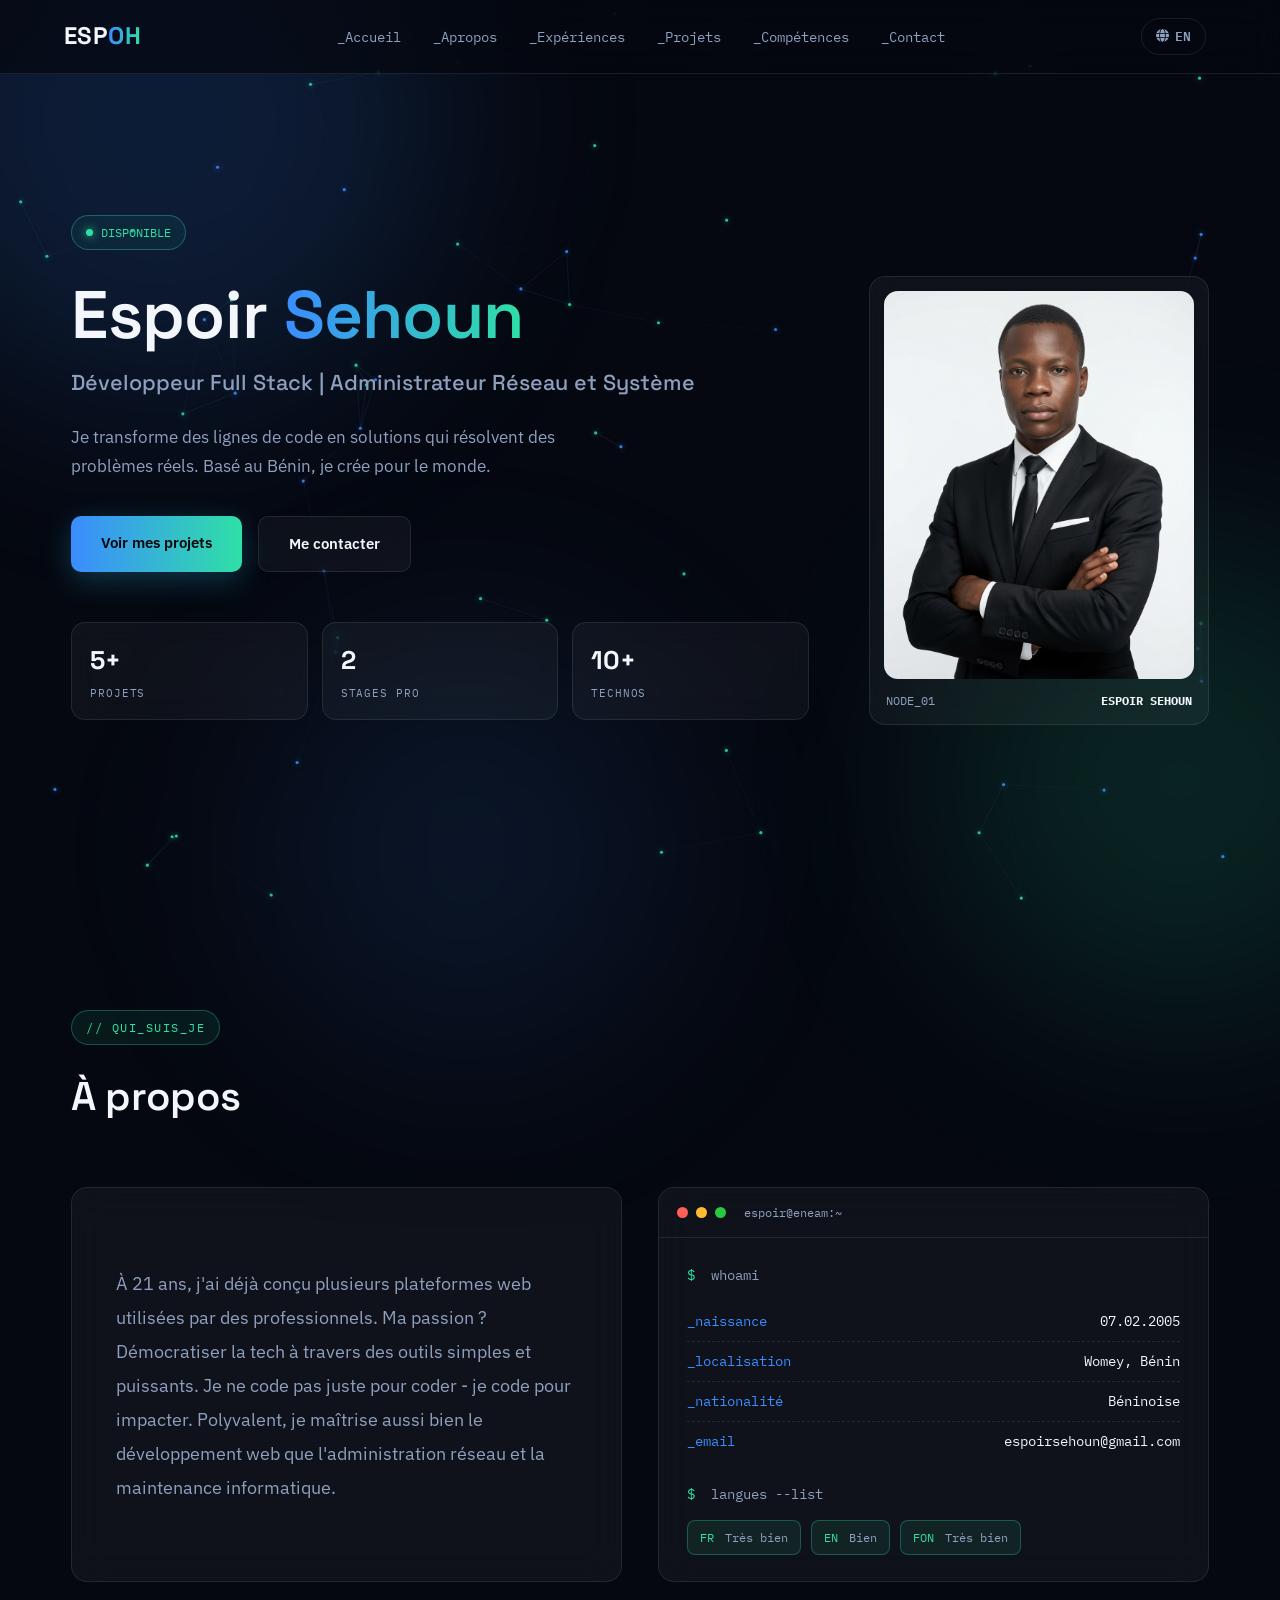
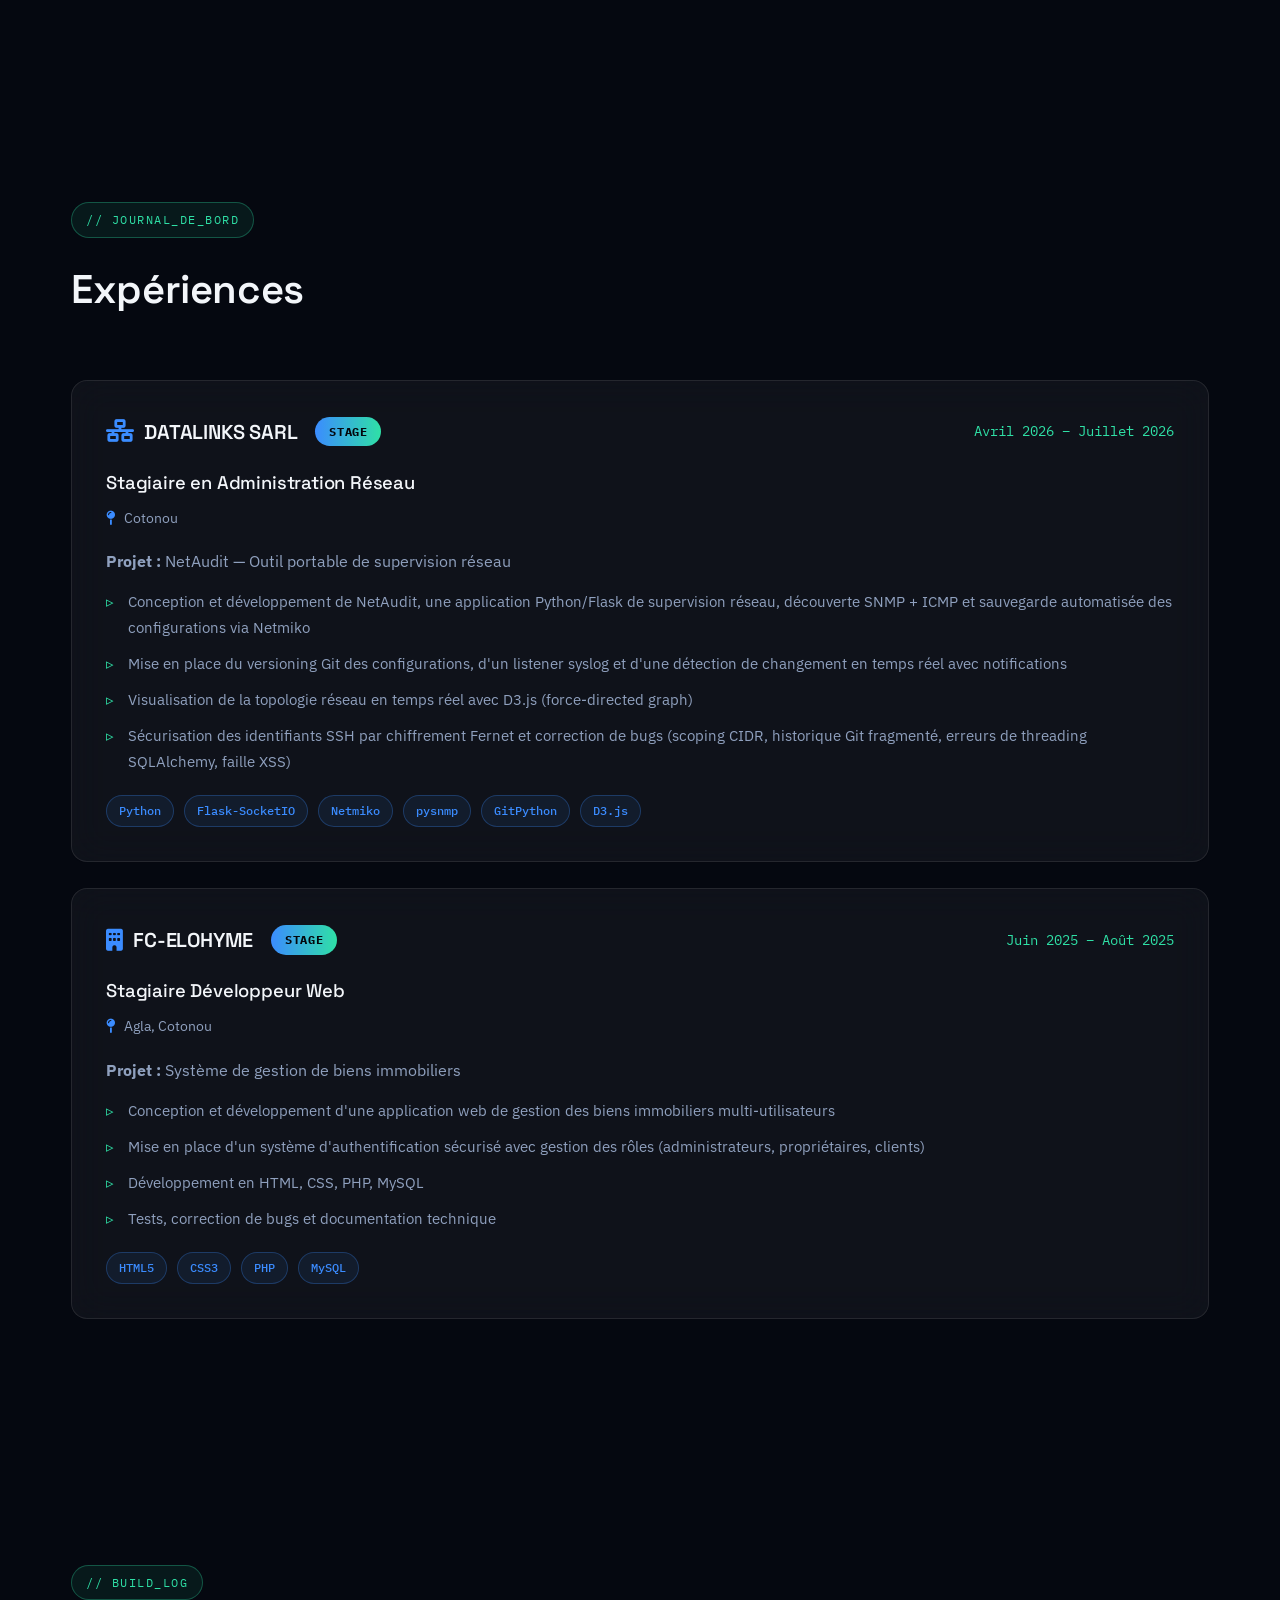
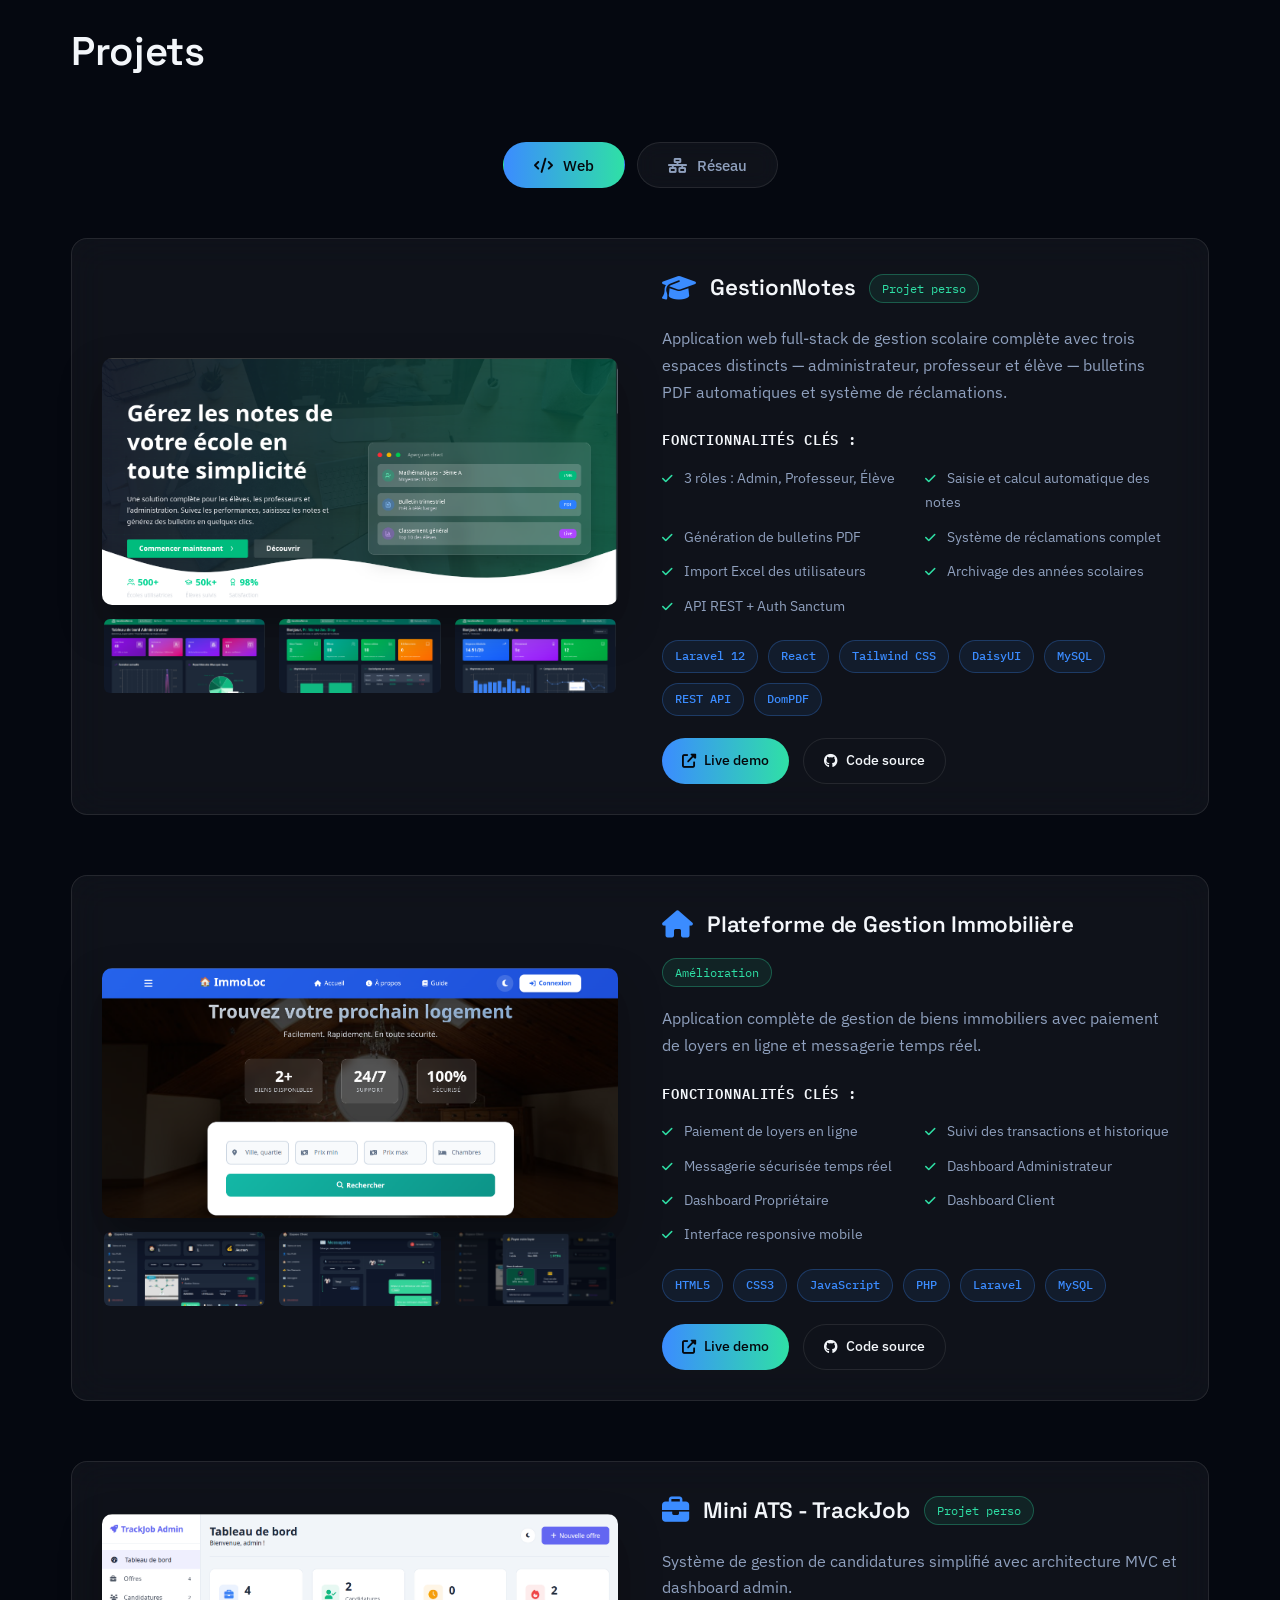
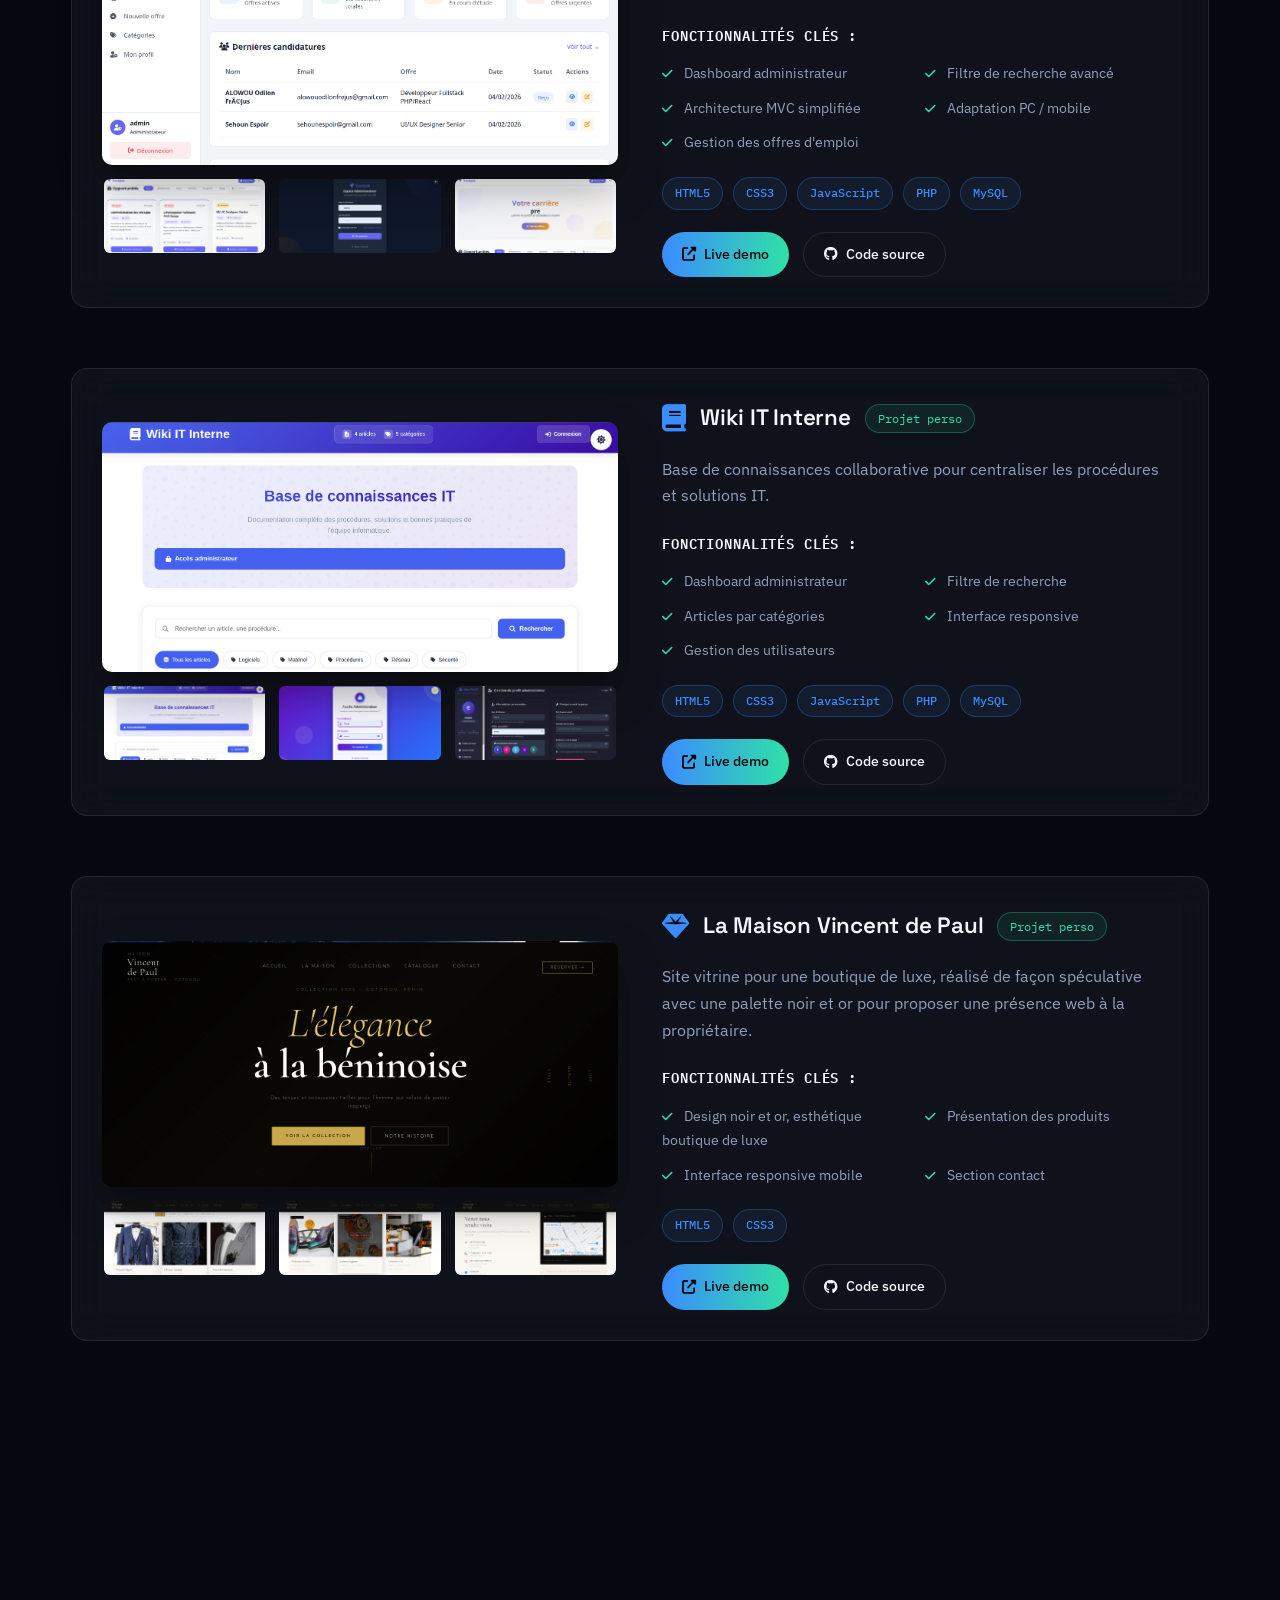
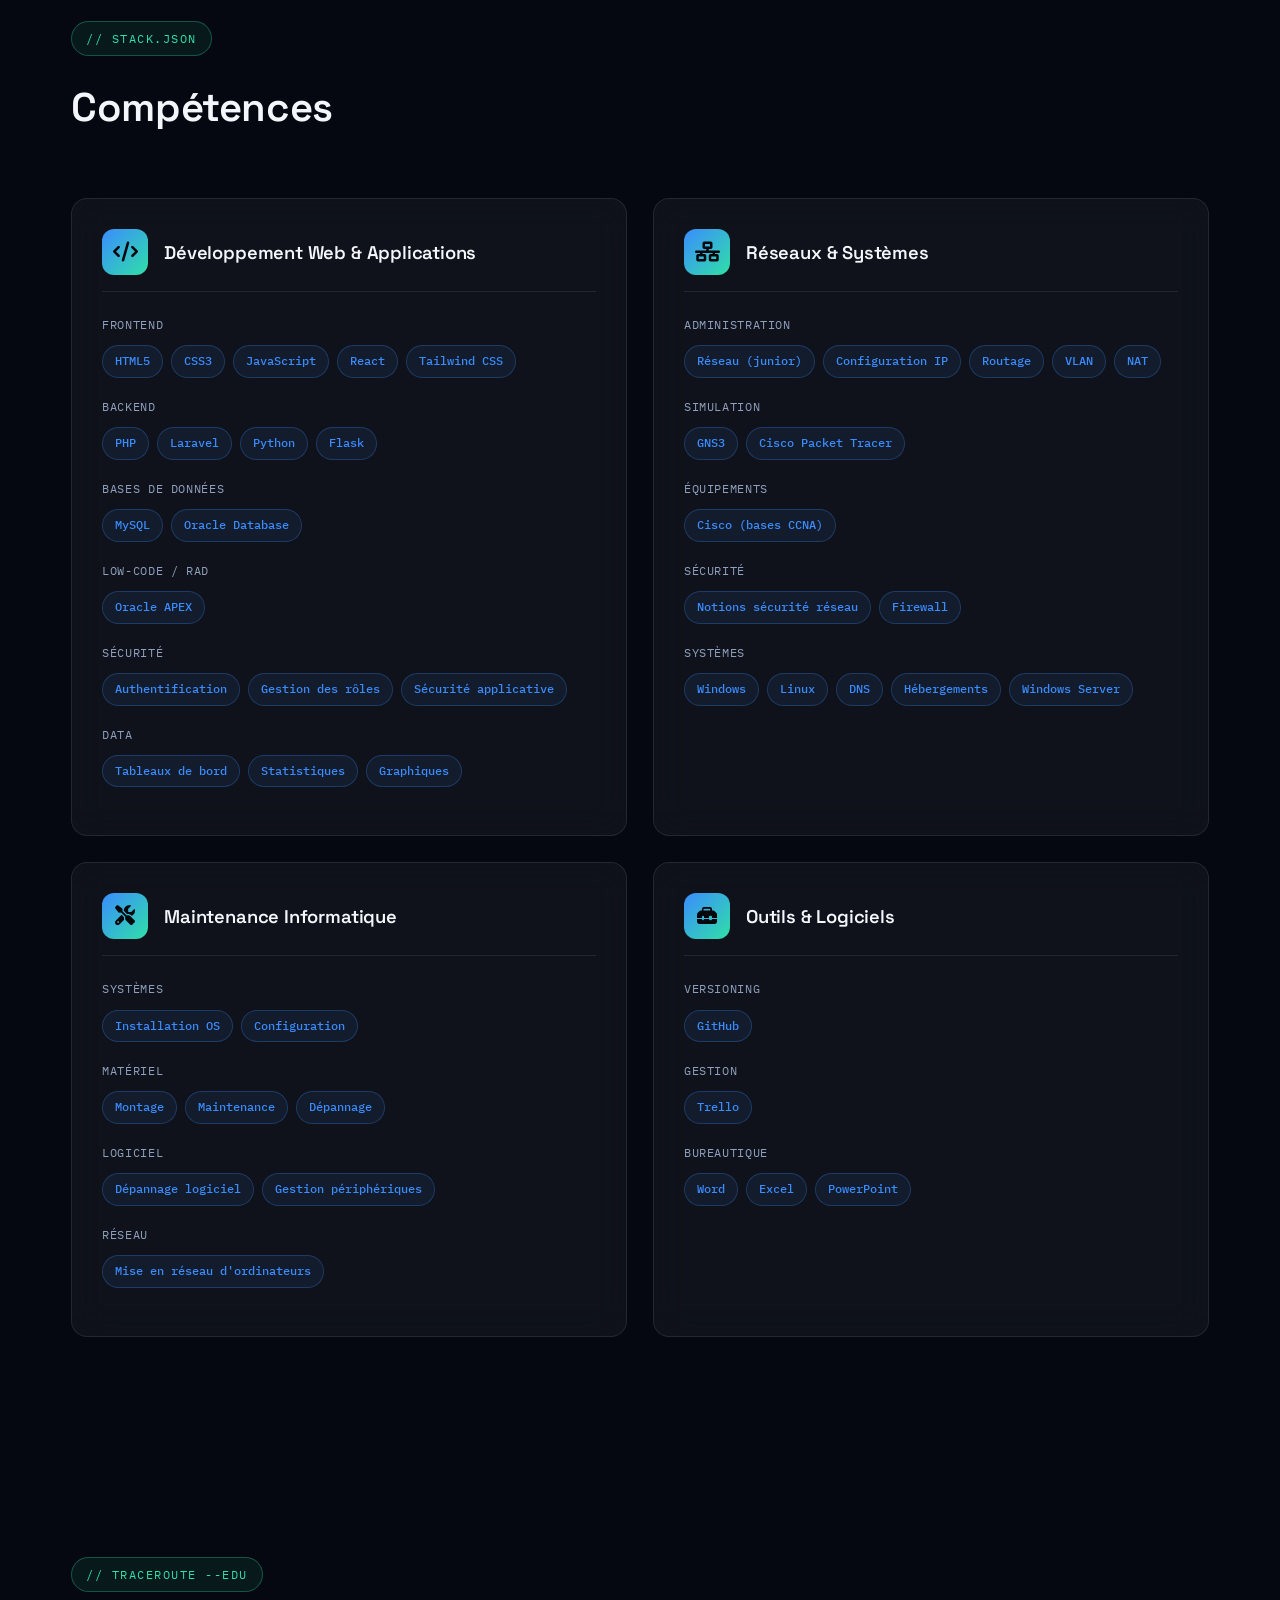
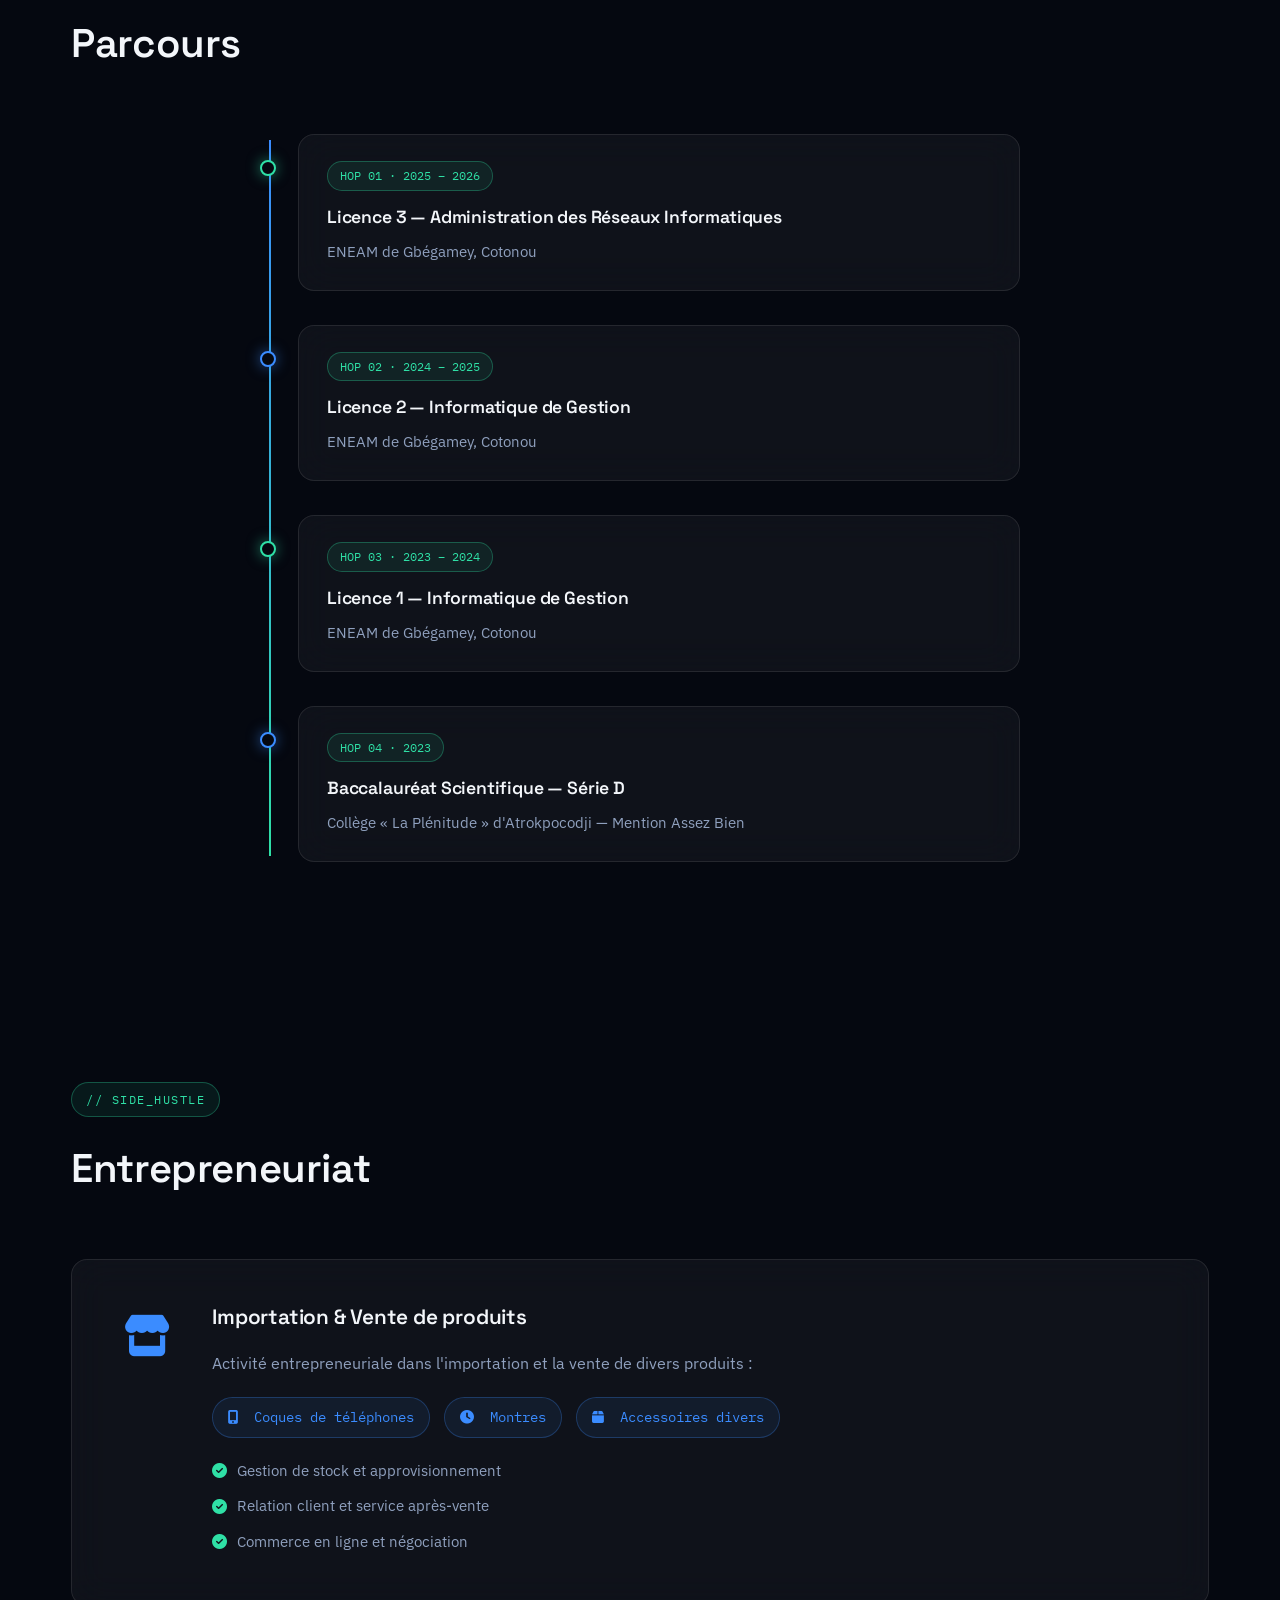
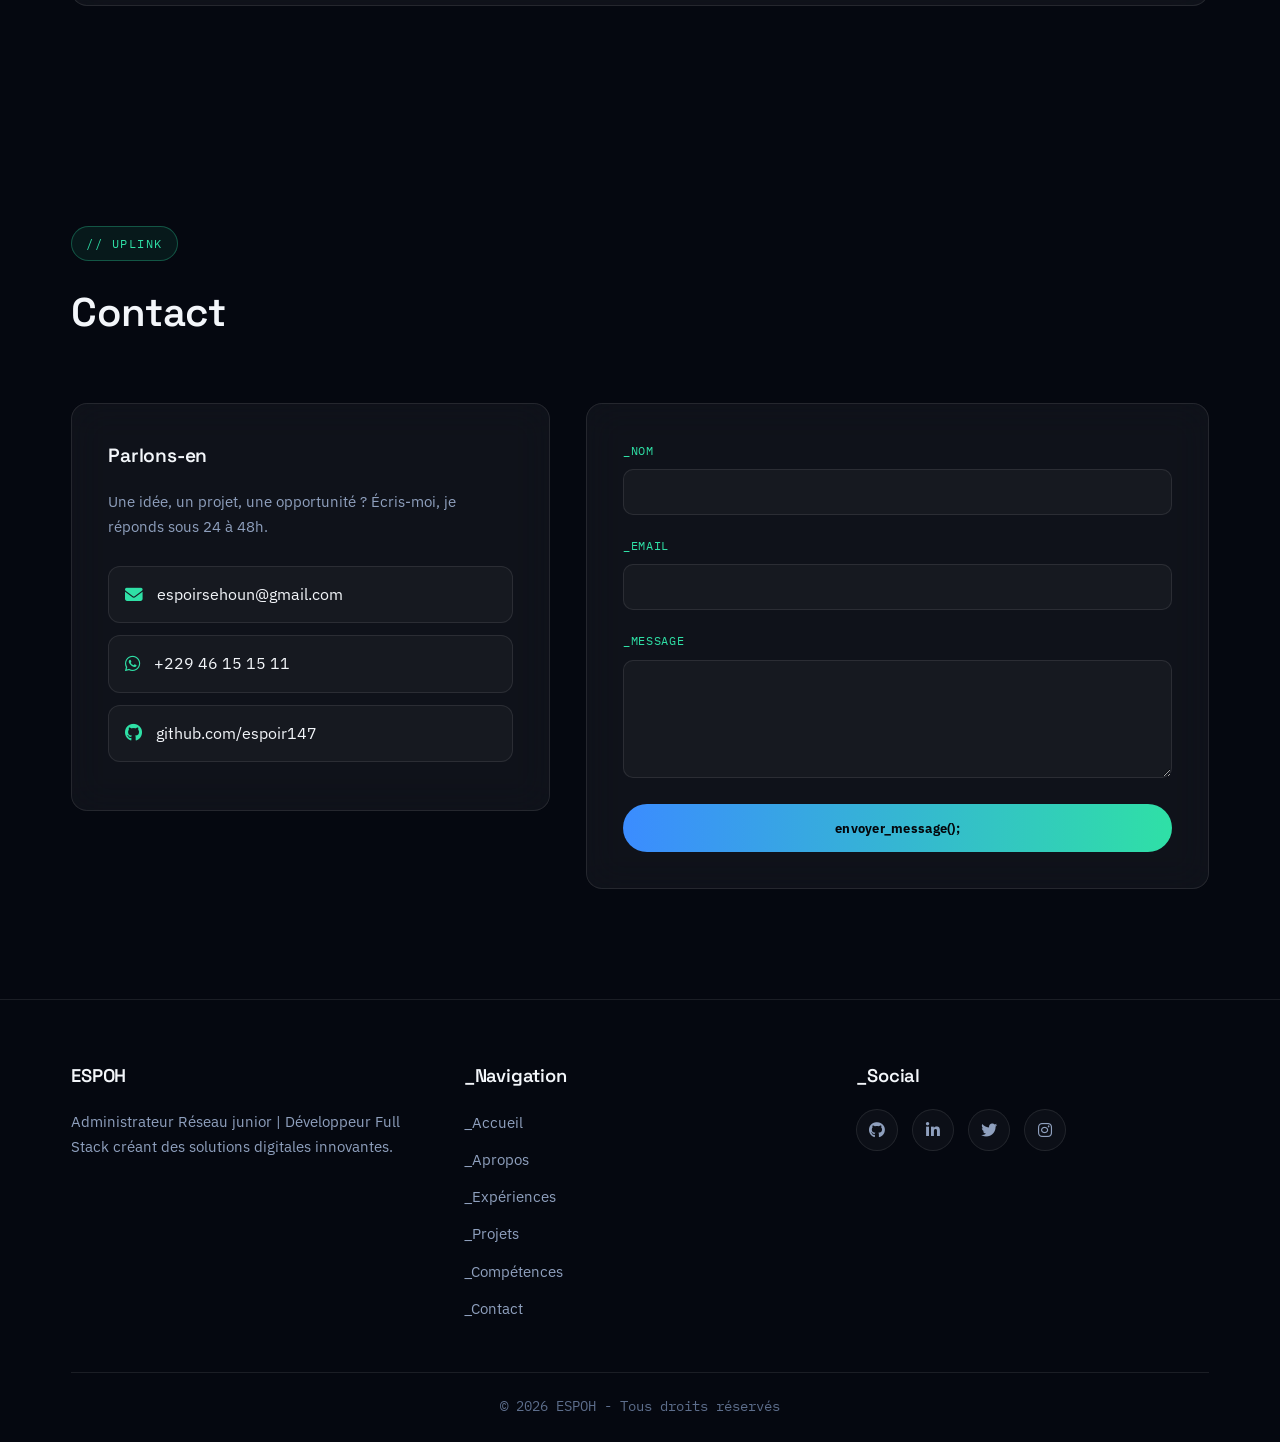
<file: index.html>
<!DOCTYPE html>
<html lang="fr">
<head>
    <meta charset="UTF-8">
    <meta name="viewport" content="width=device-width, initial-scale=1.0">
    <title>ESPOH - Développeur Full Stack & Informaticien</title>
    <meta name="description" content="Portfolio d'Espoir Sehoun - Développeur Full Stack spécialisé en Laravel, PHP et solutions digitales.">
    <link rel="stylesheet" href="https://cdnjs.cloudflare.com/ajax/libs/font-awesome/6.4.0/css/all.min.css">
    <link rel="preconnect" href="https://fonts.googleapis.com">
    <link href="https://fonts.googleapis.com/css2?family=Space+Grotesk:wght@500;600;700&family=IBM+Plex+Sans:wght@400;500;600;700&family=IBM+Plex+Mono:wght@400;500;600&display=swap" rel="stylesheet">
    <link rel="stylesheet" href="style.css">
</head>
<body>
    <canvas id="net-bg"></canvas>
    <div class="glow-blob b1"></div>
    <div class="glow-blob b2"></div>
    <div class="glow-blob b3"></div>

    <header class="header">
        <nav>
            <div class="logo">ESP</div>
            <ul class="nav-links">
                <li><a href="#accueil" data-i18n="nav_home">_Accueil</a></li>
                <li><a href="#apropos" data-i18n="nav_about">_Apropos</a></li>
                <li><a href="#experiences" data-i18n="nav_exp">_Expériences</a></li>
                <li><a href="#projets" data-i18n="nav_projects">_Projets</a></li>
                <li><a href="#competences" data-i18n="nav_skills">_Compétences</a></li>
                <li><a href="#contact" data-i18n="nav_contact">_Contact</a></li>
            </ul>
            <div class="lang-switcher" id="langSwitcher" title="Switch language">
                <i class="fas fa-globe"></i>
                <span id="langLabel">EN</span>
            </div>
            <div class="burger">
                <div class="line1"></div>
                <div class="line2"></div>
                <div class="line3"></div>
            </div>
        </nav>
    </header>

    <main>
        <!-- HERO -->
        <section id="accueil" class="hero">
            <div class="wrap">
                <div class="hero-status"><span class="hero-dot"></span><span data-i18n="hero_status">DISPONIBLE</span></div>
                <div class="hero-grid">
                    <div class="hero-content">
                        <h1>Espoir <span class="grad-text">Sehoun</span></h1>
                        <span class="hero-role" data-i18n="hero_title">Développeur Full Stack | Administrateur Réseau et Système</span>
                        <p class="hero-description" data-i18n="hero_desc">Je transforme des lignes de code en solutions qui résolvent des problèmes réels. Basé au Bénin, je crée pour le monde.</p>
                        <div class="hero-buttons">
                            <a href="#projets" class="cta-button primary" data-i18n="btn_projects">Voir mes projets</a>
                            <a href="#contact" class="cta-button secondary" data-i18n="btn_contact">Me contacter</a>
                        </div>
                        <div class="hero-stats">
                            <div class="stat-item">
                                <span class="stat-number">5+</span>
                                <span class="stat-label" data-i18n="stat_projects">Projets</span>
                            </div>
                            <div class="stat-item">
                                <span class="stat-number">2</span>
                                <span class="stat-label" data-i18n="stat_internship">Stages pro</span>
                            </div>
                            <div class="stat-item">
                                <span class="stat-number">10+</span>
                                <span class="stat-label" data-i18n="stat_techs">Technos</span>
                            </div>
                        </div>
                    </div>
                    <div class="hero-photo glass">
                        <div class="photo-frame">
                            <img src="profil.jpg" alt="Espoir Sehoun - Développeur Full Stack">
                        </div>
                        <div class="photo-caption"><span class="mono">NODE_01</span><b>ESPOIR SEHOUN</b></div>
                    </div>
                </div>
            </div>
        </section>

        <!-- À PROPOS -->
        <section id="apropos" class="section about">
            <div class="wrap">
                <div class="section-head reveal">
                    <span class="section-eyebrow" data-i18n="eyebrow_about">// qui_suis_je</span>
                    <h2 class="section-title"><span data-i18n="about_title2">À propos</span></h2>
                </div>
                <div class="about-grid">
                    <div class="about-text glass reveal">
                        <p data-i18n="about_text">À 21 ans, j'ai déjà conçu plusieurs plateformes web utilisées par des professionnels. Ma passion ? Démocratiser la tech à travers des outils simples et puissants. Je ne code pas juste pour coder - je code pour impacter. Polyvalent, je maîtrise aussi bien le développement web que l'administration réseau et la maintenance informatique.</p>
                    </div>
                    <div class="terminal glass reveal">
                        <div class="terminal-bar">
                            <span class="td red"></span><span class="td yellow"></span><span class="td green"></span>
                            <span class="terminal-title">espoir@eneam:~</span>
                        </div>
                        <div class="terminal-body">
                            <p class="terminal-line"><span class="prompt">$</span> whoami</p>
                            <ul class="sysinfo-list">
                                <li><span class="key" data-i18n="info_birth">_naissance</span><span class="val">07.02.2005</span></li>
                                <li><span class="key" data-i18n="info_location">_localisation</span><span class="val">Womey, Bénin</span></li>
                                <li><span class="key" data-i18n="info_nationality">_nationalité</span><span class="val" data-i18n="info_nationality_val">Béninoise</span></li>
                                <li><span class="key">_email</span><span class="val">espoirsehoun@gmail.com</span></li>
                            </ul>
                            <p class="terminal-line"><span class="prompt">$</span> <span data-i18n="about_cmd2">langues --list</span></p>
                            <div class="lang-tags">
                                <span class="lang-tag">FR <i data-i18n="lang_very_good">Très bien</i></span>
                                <span class="lang-tag">EN <i data-i18n="lang_good">Bien</i></span>
                                <span class="lang-tag">FON <i data-i18n="lang_very_good2">Très bien</i></span>
                            </div>
                        </div>
                    </div>
                </div>
            </div>
        </section>

        <!-- EXPÉRIENCES -->
        <section id="experiences" class="section experiences">
            <div class="wrap">
                <div class="section-head reveal">
                    <span class="section-eyebrow" data-i18n="eyebrow_exp">// journal_de_bord</span>
                    <h2 class="section-title" data-i18n="exp_title2">Expériences</h2>
                </div>

                <div class="experience-card glass reveal">
                    <div class="exp-header">
                        <div class="exp-company">
                            <i class="fas fa-network-wired"></i>
                            <h3>DATALINKS SARL</h3>
                        </div>
                        <span class="exp-badge" data-i18n="exp2_badge">Stage</span>
                        <span class="exp-date">Avril 2026 – Juillet 2026</span>
                    </div>
                    <h4 class="exp-title" data-i18n="exp2_role">Stagiaire en Administration Réseau</h4>
                    <p class="exp-location"><i class="fas fa-map-pin"></i> Cotonou</p>
                    <div class="exp-description">
                        <p><strong data-i18n="exp_project_label">Projet :</strong> <span data-i18n="exp2_project_name">NetAudit — Outil portable de supervision réseau</span></p>
                        <ul class="exp-list">
                            <li data-i18n="exp2_task1">Conception et développement de NetAudit, une application Python/Flask de supervision réseau, découverte SNMP + ICMP et sauvegarde automatisée des configurations via Netmiko</li>
                            <li data-i18n="exp2_task2">Mise en place du versioning Git des configurations, d'un listener syslog et d'une détection de changement en temps réel avec notifications</li>
                            <li data-i18n="exp2_task3">Visualisation de la topologie réseau en temps réel avec D3.js (force-directed graph)</li>
                            <li data-i18n="exp2_task4">Sécurisation des identifiants SSH par chiffrement Fernet et correction de bugs (scoping CIDR, historique Git fragmenté, erreurs de threading SQLAlchemy, faille XSS)</li>
                        </ul>
                    </div>
                    <div class="exp-tech">
                        <span class="tech-tag">Python</span>
                        <span class="tech-tag">Flask-SocketIO</span>
                        <span class="tech-tag">Netmiko</span>
                        <span class="tech-tag">pysnmp</span>
                        <span class="tech-tag">GitPython</span>
                        <span class="tech-tag">D3.js</span>
                    </div>
                </div>

                <div class="experience-card glass reveal">
                    <div class="exp-header">
                        <div class="exp-company">
                            <i class="fas fa-building"></i>
                            <h3>FC-ELOHYME</h3>
                        </div>
                        <span class="exp-badge" data-i18n="exp_badge">Stage</span>
                        <span class="exp-date">Juin 2025 – Août 2025</span>
                    </div>
                    <h4 class="exp-title" data-i18n="exp_role">Stagiaire Développeur Web</h4>
                    <p class="exp-location"><i class="fas fa-map-pin"></i> Agla, Cotonou</p>
                    <div class="exp-description">
                        <p><strong data-i18n="exp_project_label">Projet :</strong> <span data-i18n="exp_project_name">Système de gestion de biens immobiliers</span></p>
                        <ul class="exp-list">
                            <li data-i18n="exp_task1">Conception et développement d'une application web de gestion des biens immobiliers multi-utilisateurs</li>
                            <li data-i18n="exp_task2">Mise en place d'un système d'authentification sécurisé avec gestion des rôles (administrateurs, propriétaires, clients)</li>
                            <li data-i18n="exp_task3">Développement en HTML, CSS, PHP, MySQL</li>
                            <li data-i18n="exp_task4">Tests, correction de bugs et documentation technique</li>
                        </ul>
                    </div>
                    <div class="exp-tech">
                        <span class="tech-tag">HTML5</span>
                        <span class="tech-tag">CSS3</span>
                        <span class="tech-tag">PHP</span>
                        <span class="tech-tag">MySQL</span>
                    </div>
                </div>
            </div>
        </section>

        <!-- PROJETS -->
        <section id="projets" class="section projets">
            <div class="wrap">
                <div class="section-head reveal">
                    <span class="section-eyebrow" data-i18n="eyebrow_projects">// build_log</span>
                    <h2 class="section-title" data-i18n="projects_title2">Projets</h2>
                </div>
                <div class="projects-tabs reveal">
                    <button class="tab-btn active" data-tab="web">
                        <i class="fas fa-code"></i> Web
                    </button>
                    <button class="tab-btn" data-tab="reseau">
                        <i class="fas fa-network-wired"></i> <span data-i18n="tab_network">Réseau</span>
                    </button>
                </div>

                <!-- ONGLET WEB -->
                <div class="tab-content active" id="tab-web">

                    <!-- GestionNotes -->
                    <div class="project-block glass reveal">
                        <div class="project-gallery">
                            <div class="gallery-main">
                                <img src="gestion-home.png" alt="Landing GestionNotes" class="gallery-img" onclick="openLightbox(this)">
                            </div>
                            <div class="gallery-thumbnails">
                                <img src="gestion-admin.png" alt="Dashboard Administrateur" onclick="openLightbox(this)">
                                <img src="gestion-prof.png" alt="Dashboard Professeur" onclick="openLightbox(this)">
                                <img src="gestion-eleve.png" alt="Dashboard Élève" onclick="openLightbox(this)">
                            </div>
                        </div>
                        <div class="project-details">
                            <div class="project-header">
                                <i class="fas fa-graduation-cap project-icon"></i>
                                <h3 class="project-title">GestionNotes</h3>
                                <span class="project-badge" data-i18n="badge_personal">Projet perso</span>
                            </div>
                            <p class="project-description" data-i18n="gn_desc">Application web full-stack de gestion scolaire complète avec trois espaces distincts — administrateur, professeur et élève — bulletins PDF automatiques et système de réclamations.</p>
                            <div class="project-features">
                                <h4 data-i18n="features_title">Fonctionnalités clés :</h4>
                                <ul>
                                    <li><i class="fas fa-check"></i> <span data-i18n="gn_f1">3 rôles : Admin, Professeur, Élève</span></li>
                                    <li><i class="fas fa-check"></i> <span data-i18n="gn_f2">Saisie et calcul automatique des notes</span></li>
                                    <li><i class="fas fa-check"></i> <span data-i18n="gn_f3">Génération de bulletins PDF</span></li>
                                    <li><i class="fas fa-check"></i> <span data-i18n="gn_f4">Système de réclamations complet</span></li>
                                    <li><i class="fas fa-check"></i> <span data-i18n="gn_f5">Import Excel des utilisateurs</span></li>
                                    <li><i class="fas fa-check"></i> <span data-i18n="gn_f6">Archivage des années scolaires</span></li>
                                    <li><i class="fas fa-check"></i> <span data-i18n="gn_f7">API REST + Auth Sanctum</span></li>
                                </ul>
                            </div>
                            <div class="project-tech">
                                <span class="tech-tag">Laravel 12</span><span class="tech-tag">React</span><span class="tech-tag">Tailwind CSS</span><span class="tech-tag">DaisyUI</span><span class="tech-tag">MySQL</span><span class="tech-tag">REST API</span><span class="tech-tag">DomPDF</span>
                            </div>
                            <div class="project-links">
                                <a href="#" class="project-link demo"><i class="fas fa-external-link-alt"></i> <span data-i18n="link_demo">Live demo</span></a>
                                <a href="#" class="project-link code"><i class="fab fa-github"></i> <span data-i18n="link_code">Code source</span></a>
                            </div>
                        </div>
                    </div>

                    <!-- Plateforme Immobilière -->
                    <div class="project-block glass reverse reveal">
                        <div class="project-details">
                            <div class="project-header">
                                <i class="fas fa-home project-icon"></i>
                                <h3 class="project-title" data-i18n="immo_title">Plateforme de Gestion Immobilière</h3>
                                <span class="project-badge" data-i18n="badge_improvement">Amélioration</span>
                            </div>
                            <p class="project-description" data-i18n="immo_desc">Application complète de gestion de biens immobiliers avec paiement de loyers en ligne et messagerie temps réel.</p>
                            <div class="project-features">
                                <h4 data-i18n="features_title">Fonctionnalités clés :</h4>
                                <ul>
                                    <li><i class="fas fa-check"></i> <span data-i18n="immo_f1">Paiement de loyers en ligne</span></li>
                                    <li><i class="fas fa-check"></i> <span data-i18n="immo_f2">Suivi des transactions et historique</span></li>
                                    <li><i class="fas fa-check"></i> <span data-i18n="immo_f3">Messagerie sécurisée temps réel</span></li>
                                    <li><i class="fas fa-check"></i> <span data-i18n="immo_f4">Dashboard Administrateur</span></li>
                                    <li><i class="fas fa-check"></i> <span data-i18n="immo_f5">Dashboard Propriétaire</span></li>
                                    <li><i class="fas fa-check"></i> <span data-i18n="immo_f6">Dashboard Client</span></li>
                                    <li><i class="fas fa-check"></i> <span data-i18n="immo_f7">Interface responsive mobile</span></li>
                                </ul>
                            </div>
                            <div class="project-tech">
                                <span class="tech-tag">HTML5</span><span class="tech-tag">CSS3</span><span class="tech-tag">JavaScript</span><span class="tech-tag">PHP</span><span class="tech-tag">Laravel</span><span class="tech-tag">MySQL</span>
                            </div>
                            <div class="project-links">
                                <a href="#" class="project-link demo"><i class="fas fa-external-link-alt"></i> <span data-i18n="link_demo">Live demo</span></a>
                                <a href="#" class="project-link code"><i class="fab fa-github"></i> <span data-i18n="link_code">Code source</span></a>
                            </div>
                        </div>
                        <div class="project-gallery">
                            <div class="gallery-main">
                                <img src="immo-dashboard.png" alt="Dashboard Plateforme Immobilière" class="gallery-img" onclick="openLightbox(this)">
                            </div>
                            <div class="gallery-thumbnails">
                                <img src="immo-paiement.png" alt="Paiement en ligne" onclick="openLightbox(this)">
                                <img src="immo-messagerie.png" alt="Messagerie" onclick="openLightbox(this)">
                                <img src="immo-location.png" alt="Location" onclick="openLightbox(this)">
                            </div>
                        </div>
                    </div>

                    <!-- Mini ATS -->
                    <div class="project-block glass reveal">
                        <div class="project-gallery">
                            <div class="gallery-main">
                                <img src="ats-dashboard.png" alt="Dashboard Mini ATS" class="gallery-img" onclick="openLightbox(this)">
                            </div>
                            <div class="gallery-thumbnails">
                                <img src="ats-listings.png" alt="Liste des offres" onclick="openLightbox(this)">
                                <img src="ats-connex.png" alt="Pages de connexion" onclick="openLightbox(this)">
                                <img src="ats-home.png" alt="Home" onclick="openLightbox(this)">
                            </div>
                        </div>
                        <div class="project-details">
                            <div class="project-header">
                                <i class="fas fa-briefcase project-icon"></i>
                                <h3 class="project-title">Mini ATS - TrackJob</h3>
                                <span class="project-badge" data-i18n="badge_personal">Projet perso</span>
                            </div>
                            <p class="project-description" data-i18n="ats_desc">Système de gestion de candidatures simplifié avec architecture MVC et dashboard admin.</p>
                            <div class="project-features">
                                <h4 data-i18n="features_title">Fonctionnalités clés :</h4>
                                <ul>
                                    <li><i class="fas fa-check"></i> <span data-i18n="ats_f1">Dashboard administrateur</span></li>
                                    <li><i class="fas fa-check"></i> <span data-i18n="ats_f2">Filtre de recherche avancé</span></li>
                                    <li><i class="fas fa-check"></i> <span data-i18n="ats_f3">Architecture MVC simplifiée</span></li>
                                    <li><i class="fas fa-check"></i> <span data-i18n="ats_f4">Adaptation PC / mobile</span></li>
                                    <li><i class="fas fa-check"></i> <span data-i18n="ats_f5">Gestion des offres d'emploi</span></li>
                                </ul>
                            </div>
                            <div class="project-tech">
                                <span class="tech-tag">HTML5</span><span class="tech-tag">CSS3</span><span class="tech-tag">JavaScript</span><span class="tech-tag">PHP</span><span class="tech-tag">MySQL</span>
                            </div>
                            <div class="project-links">
                                <a href="https://miniats.xo.je" target="_blank" class="project-link demo"><i class="fas fa-external-link-alt"></i> <span data-i18n="link_demo">Live demo</span></a>
                                <a href="#" class="project-link code"><i class="fab fa-github"></i> <span data-i18n="link_code">Code source</span></a>
                            </div>
                        </div>
                    </div>

                    <!-- Wiki IT -->
                    <div class="project-block glass reverse reveal">
                        <div class="project-details">
                            <div class="project-header">
                                <i class="fas fa-book project-icon"></i>
                                <h3 class="project-title" data-i18n="wiki_title">Wiki IT Interne</h3>
                                <span class="project-badge" data-i18n="badge_personal">Projet perso</span>
                            </div>
                            <p class="project-description" data-i18n="wiki_desc">Base de connaissances collaborative pour centraliser les procédures et solutions IT.</p>
                            <div class="project-features">
                                <h4 data-i18n="features_title">Fonctionnalités clés :</h4>
                                <ul>
                                    <li><i class="fas fa-check"></i> <span data-i18n="wiki_f1">Dashboard administrateur</span></li>
                                    <li><i class="fas fa-check"></i> <span data-i18n="wiki_f2">Filtre de recherche</span></li>
                                    <li><i class="fas fa-check"></i> <span data-i18n="wiki_f3">Articles par catégories</span></li>
                                    <li><i class="fas fa-check"></i> <span data-i18n="wiki_f4">Interface responsive</span></li>
                                    <li><i class="fas fa-check"></i> <span data-i18n="wiki_f5">Gestion des utilisateurs</span></li>
                                </ul>
                            </div>
                            <div class="project-tech">
                                <span class="tech-tag">HTML5</span><span class="tech-tag">CSS3</span><span class="tech-tag">JavaScript</span><span class="tech-tag">PHP</span><span class="tech-tag">MySQL</span>
                            </div>
                            <div class="project-links">
                                <a href="https://itknowledge.xo.je" target="_blank" class="project-link demo"><i class="fas fa-external-link-alt"></i> <span data-i18n="link_demo">Live demo</span></a>
                                <a href="#" class="project-link code"><i class="fab fa-github"></i> <span data-i18n="link_code">Code source</span></a>
                            </div>
                        </div>
                        <div class="project-gallery">
                            <div class="gallery-main">
                                <img src="wiki-home.png" alt="Accueil Wiki IT" class="gallery-img" onclick="openLightbox(this)">
                            </div>
                            <div class="gallery-thumbnails">
                                <img src="wiki-profil.png" alt="Profil admin Wiki" onclick="openLightbox(this)">
                                <img src="wiki-connex.png" alt="Page de connexion admin Wiki" onclick="openLightbox(this)">
                                <img src="wiki-home.png" alt="Home Wiki" onclick="openLightbox(this)">
                            </div>
                        </div>
                    </div>

                    <!-- La Maison Vincent de Paul -->
                    <div class="project-block glass reveal">
                        <div class="project-gallery">
                            <div class="gallery-main">
                                <img src="p.png" alt="La Maison Vincent de Paul" class="gallery-img" onclick="openLightbox(this)">
                            </div>
                            <div class="gallery-thumbnails">
                                <img src="b1.png" alt="Page boutique" onclick="openLightbox(this)">
                                <img src="b2.png" alt="Fiche produit" onclick="openLightbox(this)">
                                <img src="contact.png" alt="Contact" onclick="openLightbox(this)">
                            </div>
                        </div>
                        <div class="project-details">
                            <div class="project-header">
                                <i class="fas fa-gem project-icon"></i>
                                <h3 class="project-title" data-i18n="vincent_title">La Maison Vincent de Paul</h3>
                                <span class="project-badge" data-i18n="badge_personal">Projet perso</span>
                            </div>
                            <p class="project-description" data-i18n="vincent_desc">Site vitrine pour une boutique de luxe, réalisé de façon spéculative avec une palette noir et or pour proposer une présence web à la propriétaire.</p>
                            <div class="project-features">
                                <h4 data-i18n="features_title">Fonctionnalités clés :</h4>
                                <ul>
                                    <li><i class="fas fa-check"></i> <span data-i18n="vincent_f1">Design noir et or, esthétique boutique de luxe</span></li>
                                    <li><i class="fas fa-check"></i> <span data-i18n="vincent_f2">Présentation des produits</span></li>
                                    <li><i class="fas fa-check"></i> <span data-i18n="vincent_f3">Interface responsive mobile</span></li>
                                    <li><i class="fas fa-check"></i> <span data-i18n="vincent_f4">Section contact</span></li>
                                </ul>
                            </div>
                            <div class="project-tech">
                                <span class="tech-tag">HTML5</span><span class="tech-tag">CSS3</span>
                            </div>
                            <div class="project-links">
                                <a href="#" class="project-link demo"><i class="fas fa-external-link-alt"></i> <span data-i18n="link_demo">Live demo</span></a>
                                <a href="#" class="project-link code"><i class="fab fa-github"></i> <span data-i18n="link_code">Code source</span></a>
                            </div>
                        </div>
                    </div>

                </div>

                <!-- ONGLET RÉSEAU -->
                <div class="tab-content" id="tab-reseau">

                    <!-- NetAudit -->
                    <div class="network-card glass reveal">
                        <div class="project-gallery">
                            <div class="gallery-main">
                                <img src="1.jpeg" alt="NetAudit" class="gallery-img" onclick="openLightbox(this)">
                            </div>
                            <div class="gallery-thumbnails">
                                <img src="2.jpeg" alt="NetAudit" onclick="openLightbox(this)">
                                <img src="3.jpeg" alt="NetAudit" onclick="openLightbox(this)">
                                <img src="4.jpeg" alt="NetAudit" onclick="openLightbox(this)">
                                <img src="5.jpeg" alt="NetAudit" onclick="openLightbox(this)">
                            </div>
                        </div>
                        <div class="network-details">
                            <div class="project-header">
                                <i class="fas fa-diagram-project project-icon"></i>
                                <h3 class="project-title" data-i18n="netaudit_title">NetAudit — Outil de Supervision Réseau</h3>
                                <span class="project-badge" data-i18n="badge_internship">Projet de stage</span>
                            </div>
                            <p class="project-description" data-i18n="netaudit_desc">Application portable de supervision réseau développée durant le stage à DATALINKS SARL : découverte automatique, sauvegarde des configurations, détection de changements et visualisation de topologie en temps réel.</p>
                            <div class="project-features">
                                <h4 data-i18n="skills_demonstrated">Compétences démontrées :</h4>
                                <ul>
                                    <li><i class="fas fa-check"></i> <span data-i18n="netaudit_f1">Découverte réseau SNMP + ICMP</span></li>
                                    <li><i class="fas fa-check"></i> <span data-i18n="netaudit_f2">Sauvegarde des configs via Netmiko (SSH)</span></li>
                                    <li><i class="fas fa-check"></i> <span data-i18n="netaudit_f3">Versioning Git des configurations</span></li>
                                    <li><i class="fas fa-check"></i> <span data-i18n="netaudit_f4">Listener syslog + détection de changement en temps réel</span></li>
                                    <li><i class="fas fa-check"></i> <span data-i18n="netaudit_f5">Topologie réseau interactive en D3.js</span></li>
                                    <li><i class="fas fa-check"></i> <span data-i18n="netaudit_f6">Chiffrement Fernet des identifiants SSH</span></li>
                                </ul>
                            </div>
                            <div class="project-tech">
                                <span class="tech-tag">Python</span><span class="tech-tag">Flask-SocketIO</span><span class="tech-tag">Netmiko</span><span class="tech-tag">pysnmp</span><span class="tech-tag">GitPython</span><span class="tech-tag">D3.js</span>
                            </div>
                        </div>
                    </div>

                    <!-- Infrastructure Multisite -->
                    <div class="network-card glass reveal">
                        <div class="network-img">
                            <img src="reseau2.png" alt="Infrastructure Multisite Avancée" onclick="openLightbox(this)">
                            <span class="network-zoom"><i class="fas fa-search-plus"></i></span>
                        </div>
                        <div class="network-details">
                            <div class="project-header">
                                <i class="fas fa-server project-icon"></i>
                                <h3 class="project-title" data-i18n="infra_title">Infrastructure Multisite Avancée</h3>
                                <span class="project-badge" data-i18n="badge_practical">Exercice pratique</span>
                            </div>
                            <p class="project-description" data-i18n="infra_desc">Architecture réseau complète avec siège, agence distante, zone serveur et poste d'administration distant. Plan d'adressage sur 172.20.0.0/16 avec VLSM optimisé.</p>
                            <div class="project-features">
                                <h4 data-i18n="skills_demonstrated">Compétences démontrées :</h4>
                                <ul>
                                    <li><i class="fas fa-check"></i> <span data-i18n="infra_f1">VLSM sur 172.20.0.0/16</span></li>
                                    <li><i class="fas fa-check"></i> <span data-i18n="infra_f2">DNS, DHCP, Web, FTP, Mail, Syslog</span></li>
                                    <li><i class="fas fa-check"></i> <span data-i18n="infra_f3">Serveur NTP + synchronisation globale</span></li>
                                    <li><i class="fas fa-check"></i> <span data-i18n="infra_f4">AAA / Authentification centralisée</span></li>
                                    <li><i class="fas fa-check"></i> <span data-i18n="infra_f5">Mise à jour IOS via TFTP</span></li>
                                    <li><i class="fas fa-check"></i> <span data-i18n="infra_f6">Administration SSH distante</span></li>
                                    <li><i class="fas fa-check"></i> <span data-i18n="infra_f7">Sécurité : bannière, logs, port security</span></li>
                                </ul>
                            </div>
                            <div class="project-tech">
                                <span class="tech-tag">Cisco Packet Tracer</span><span class="tech-tag">VLSM</span><span class="tech-tag">NTP</span><span class="tech-tag">AAA</span><span class="tech-tag">TFTP</span><span class="tech-tag">Syslog</span><span class="tech-tag">SSH</span>
                            </div>
                        </div>
                    </div>

                </div>

            </div>
        </section>

        <!-- COMPÉTENCES -->
        <section id="competences" class="section competences">
            <div class="wrap">
                <div class="section-head reveal">
                    <span class="section-eyebrow" data-i18n="eyebrow_skills">// stack.json</span>
                    <h2 class="section-title" data-i18n="skills_title2">Compétences</h2>
                </div>
                <div class="skills-grid">
                    <div class="skill-category glass reveal">
                        <div class="category-header">
                            <div class="category-icon"><i class="fas fa-code"></i></div>
                            <h3 data-i18n="skills_web">Développement Web & Applications</h3>
                        </div>
                        <div class="skills-list">
                            <div class="skill-item">
                                <span class="skill-name">Frontend</span>
                                <div class="skill-tags"><span class="tech-tag">HTML5</span><span class="tech-tag">CSS3</span><span class="tech-tag">JavaScript</span><span class="tech-tag">React</span><span class="tech-tag">Tailwind CSS</span></div>
                            </div>
                            <div class="skill-item">
                                <span class="skill-name">Backend</span>
                                <div class="skill-tags"><span class="tech-tag">PHP</span><span class="tech-tag">Laravel</span><span class="tech-tag">Python</span><span class="tech-tag">Flask</span></div>
                            </div>
                            <div class="skill-item">
                                <span class="skill-name" data-i18n="skill_db">Bases de données</span>
                                <div class="skill-tags"><span class="tech-tag">MySQL</span><span class="tech-tag">Oracle Database</span></div>
                            </div>
                            <div class="skill-item">
                                <span class="skill-name">Low-code / RAD</span>
                                <div class="skill-tags"><span class="tech-tag">Oracle APEX</span></div>
                            </div>
                            <div class="skill-item">
                                <span class="skill-name" data-i18n="skill_security">Sécurité</span>
                                <div class="skill-tags"><span class="tech-tag" data-i18n="sk_auth">Authentification</span><span class="tech-tag" data-i18n="sk_roles">Gestion des rôles</span><span class="tech-tag" data-i18n="sk_appsec">Sécurité applicative</span></div>
                            </div>
                            <div class="skill-item">
                                <span class="skill-name">Data</span>
                                <div class="skill-tags"><span class="tech-tag" data-i18n="sk_dashboards">Tableaux de bord</span><span class="tech-tag" data-i18n="sk_stats">Statistiques</span><span class="tech-tag" data-i18n="sk_charts">Graphiques</span></div>
                            </div>
                        </div>
                    </div>
                    <div class="skill-category glass reveal">
                        <div class="category-header">
                            <div class="category-icon"><i class="fas fa-network-wired"></i></div>
                            <h3 data-i18n="skills_network">Réseaux & Systèmes</h3>
                        </div>
                        <div class="skills-list">
                            <div class="skill-item">
                                <span class="skill-name" data-i18n="skill_admin">Administration</span>
                                <div class="skill-tags"><span class="tech-tag" data-i18n="sk_network_junior">Réseau (junior)</span><span class="tech-tag" data-i18n="sk_ipconfig">Configuration IP</span><span class="tech-tag" data-i18n="sk_routing">Routage</span><span class="tech-tag">VLAN</span><span class="tech-tag">NAT</span></div>
                            </div>
                            <div class="skill-item">
                                <span class="skill-name" data-i18n="skill_simulation">Simulation</span>
                                <div class="skill-tags"><span class="tech-tag">GNS3</span><span class="tech-tag">Cisco Packet Tracer</span></div>
                            </div>
                            <div class="skill-item">
                                <span class="skill-name" data-i18n="skill_equipment">Équipements</span>
                                <div class="skill-tags"><span class="tech-tag" data-i18n="sk_cisco">Cisco (bases CCNA)</span></div>
                            </div>
                            <div class="skill-item">
                                <span class="skill-name" data-i18n="skill_security">Sécurité</span>
                                <div class="skill-tags"><span class="tech-tag" data-i18n="sk_netsec">Notions sécurité réseau</span><span class="tech-tag">Firewall</span></div>
                            </div>
                            <div class="skill-item">
                                <span class="skill-name" data-i18n="skill_systems">Systèmes</span>
                                <div class="skill-tags"><span class="tech-tag">Windows</span><span class="tech-tag">Linux</span><span class="tech-tag">DNS</span><span class="tech-tag" data-i18n="sk_hosting">Hébergements</span><span class="tech-tag">Windows Server</span></div>
                            </div>
                        </div>
                    </div>
                    <div class="skill-category glass reveal">
                        <div class="category-header">
                            <div class="category-icon"><i class="fas fa-tools"></i></div>
                            <h3 data-i18n="skills_maintenance">Maintenance Informatique</h3>
                        </div>
                        <div class="skills-list">
                            <div class="skill-item">
                                <span class="skill-name" data-i18n="skill_systems">Systèmes</span>
                                <div class="skill-tags"><span class="tech-tag" data-i18n="sk_osinstall">Installation OS</span><span class="tech-tag" data-i18n="sk_config">Configuration</span></div>
                            </div>
                            <div class="skill-item">
                                <span class="skill-name" data-i18n="skill_hardware">Matériel</span>
                                <div class="skill-tags"><span class="tech-tag" data-i18n="sk_assembly">Montage</span><span class="tech-tag" data-i18n="sk_maintenance">Maintenance</span><span class="tech-tag" data-i18n="sk_troubleshoot">Dépannage</span></div>
                            </div>
                            <div class="skill-item">
                                <span class="skill-name" data-i18n="skill_software">Logiciel</span>
                                <div class="skill-tags"><span class="tech-tag" data-i18n="sk_softtrouble">Dépannage logiciel</span><span class="tech-tag" data-i18n="sk_periph">Gestion périphériques</span></div>
                            </div>
                            <div class="skill-item">
                                <span class="skill-name" data-i18n="skill_network_label">Réseau</span>
                                <div class="skill-tags"><span class="tech-tag" data-i18n="sk_networking">Mise en réseau d'ordinateurs</span></div>
                            </div>
                        </div>
                    </div>
                    <div class="skill-category glass reveal">
                        <div class="category-header">
                            <div class="category-icon"><i class="fas fa-toolbox"></i></div>
                            <h3 data-i18n="skills_tools">Outils & Logiciels</h3>
                        </div>
                        <div class="skills-list">
                            <div class="skill-item">
                                <span class="skill-name" data-i18n="skill_versioning">Versioning</span>
                                <div class="skill-tags"><span class="tech-tag">GitHub</span></div>
                            </div>
                            <div class="skill-item">
                                <span class="skill-name" data-i18n="skill_management">Gestion</span>
                                <div class="skill-tags"><span class="tech-tag">Trello</span></div>
                            </div>
                            <div class="skill-item">
                                <span class="skill-name" data-i18n="skill_office">Bureautique</span>
                                <div class="skill-tags"><span class="tech-tag">Word</span><span class="tech-tag">Excel</span><span class="tech-tag">PowerPoint</span></div>
                            </div>
                        </div>
                    </div>
                </div>
            </div>
        </section>

        <!-- PARCOURS -->
        <section id="parcours" class="section parcours">
            <div class="wrap">
                <div class="section-head reveal">
                    <span class="section-eyebrow" data-i18n="eyebrow_parcours">// traceroute --edu</span>
                    <h2 class="section-title" data-i18n="parcours_title2">Parcours</h2>
                </div>
                <div class="route-timeline">
                    <div class="route-line"></div>
                    <div class="route-item reveal">
                        <div class="route-node"></div>
                        <div class="route-card glass">
                            <span class="route-tag mono">HOP 01 · 2025 – 2026</span>
                            <h3 data-i18n="parcours_1_title">Licence 3 — Administration des Réseaux Informatiques</h3>
                            <p data-i18n="parcours_1_school">ENEAM de Gbégamey, Cotonou</p>
                        </div>
                    </div>
                    <div class="route-item reveal">
                        <div class="route-node"></div>
                        <div class="route-card glass">
                            <span class="route-tag mono">HOP 02 · 2024 – 2025</span>
                            <h3 data-i18n="parcours_2_title">Licence 2 — Informatique de Gestion</h3>
                            <p data-i18n="parcours_2_school">ENEAM de Gbégamey, Cotonou</p>
                        </div>
                    </div>
                    <div class="route-item reveal">
                        <div class="route-node"></div>
                        <div class="route-card glass">
                            <span class="route-tag mono">HOP 03 · 2023 – 2024</span>
                            <h3 data-i18n="parcours_3_title">Licence 1 — Informatique de Gestion</h3>
                            <p data-i18n="parcours_3_school">ENEAM de Gbégamey, Cotonou</p>
                        </div>
                    </div>
                    <div class="route-item reveal">
                        <div class="route-node"></div>
                        <div class="route-card glass">
                            <span class="route-tag mono">HOP 04 · 2023</span>
                            <h3 data-i18n="parcours_4_title">Baccalauréat Scientifique — Série D</h3>
                            <p data-i18n="parcours_4_school">Collège « La Plénitude » d'Atrokpocodji — Mention Assez Bien</p>
                        </div>
                    </div>
                </div>
            </div>
        </section>

        <!-- ENTREPRENEURIAT -->
        <section class="section complementary">
            <div class="wrap">
                <div class="section-head reveal">
                    <span class="section-eyebrow" data-i18n="eyebrow_entrepr">// side_hustle</span>
                    <h2 class="section-title" data-i18n="entrepr_title2">Entrepreneuriat</h2>
                </div>
                <div class="complementary-card glass reveal">
                    <div class="complementary-icon"><i class="fas fa-store"></i></div>
                    <div class="complementary-content">
                        <h3 data-i18n="entrepr_heading">Importation & Vente de produits</h3>
                        <p data-i18n="entrepr_desc">Activité entrepreneuriale dans l'importation et la vente de divers produits :</p>
                        <div class="complementary-tags">
                            <span class="complementary-tag"><i class="fas fa-mobile-alt"></i> <span data-i18n="entrepr_prod1">Coques de téléphones</span></span>
                            <span class="complementary-tag"><i class="fas fa-clock"></i> <span data-i18n="entrepr_prod2">Montres</span></span>
                            <span class="complementary-tag"><i class="fas fa-box"></i> <span data-i18n="entrepr_prod3">Accessoires divers</span></span>
                        </div>
                        <ul class="complementary-list">
                            <li><i class="fas fa-check-circle"></i> <span data-i18n="entrepr_task1">Gestion de stock et approvisionnement</span></li>
                            <li><i class="fas fa-check-circle"></i> <span data-i18n="entrepr_task2">Relation client et service après-vente</span></li>
                            <li><i class="fas fa-check-circle"></i> <span data-i18n="entrepr_task3">Commerce en ligne et négociation</span></li>
                        </ul>
                    </div>
                </div>
            </div>
        </section>

        <!-- CONTACT -->
        <section id="contact" class="section contact">
            <div class="wrap">
                <div class="section-head reveal">
                    <span class="section-eyebrow" data-i18n="eyebrow_contact">// uplink</span>
                    <h2 class="section-title" data-i18n="contact_title2">Contact</h2>
                </div>
                <div class="contact-container reveal">
                    <div class="contact-side glass">
                        <h3 data-i18n="contact_side_title">Parlons-en</h3>
                        <p data-i18n="contact_side_text">Une idée, un projet, une opportunité ? Écris-moi, je réponds sous 24 à 48h.</p>
                        <a href="mailto:espoirsehoun@gmail.com" class="contact-item"><i class="fas fa-envelope"></i> espoirsehoun@gmail.com</a>
                        <a href="https://wa.me/22946151511" class="contact-item"><i class="fab fa-whatsapp"></i> +229 46 15 15 11</a>
                        <a href="https://github.com/espoir147" class="contact-item"><i class="fab fa-github"></i> github.com/espoir147</a>
                    </div>
                    <form class="contact-form glass" id="contactForm" action="https://formspree.io/f/xnjbyblq" method="POST">
                        <input type="hidden" name="_subject" value="📬 Nouveau message depuis votre portfolio ESPOH">
                        <input type="hidden" name="_next" value="https://espoir147.github.io/cv/merci.html">
                        <div class="form-group">
                            <label for="name" data-i18n="form_name">_Nom</label>
                            <input type="text" id="name" name="nom" required>
                        </div>
                        <div class="form-group">
                            <label for="email">_Email</label>
                            <input type="email" id="email" name="email" required>
                        </div>
                        <div class="form-group">
                            <label for="message" data-i18n="form_message">_Message</label>
                            <textarea id="message" name="message" rows="5" required></textarea>
                        </div>
                        <button type="submit" class="submit-btn" data-i18n="form_submit">envoyer_message();</button>
                    </form>
                </div>
            </div>
        </section>
    </main>

    <footer class="footer">
        <div class="wrap">
            <div class="footer-content">
                <div class="footer-about">
                    <h3>ESPOH</h3>
                    <p data-i18n="footer_about">Administrateur Réseau junior | Développeur Full Stack créant des solutions digitales innovantes.</p>
                </div>
                <div class="footer-links">
                    <h3 data-i18n="footer_nav">_Navigation</h3>
                    <ul>
                        <li><a href="#accueil" data-i18n="nav_home">_Accueil</a></li>
                        <li><a href="#apropos" data-i18n="nav_about">_Apropos</a></li>
                        <li><a href="#experiences" data-i18n="nav_exp">_Expériences</a></li>
                        <li><a href="#projets" data-i18n="nav_projects">_Projets</a></li>
                        <li><a href="#competences" data-i18n="nav_skills">_Compétences</a></li>
                        <li><a href="#contact" data-i18n="nav_contact">_Contact</a></li>
                    </ul>
                </div>
                <div class="footer-social">
                    <h3>_Social</h3>
                    <div class="social-links">
                        <a href="https://github.com/espoir147" class="social-link"><i class="fab fa-github"></i></a>
                        <a href="https://www.linkedin.com/in/espoir-sehoun-55021a36b?utm_source=share_via&utm_content=profile&utm_medium=member_android" class="social-link"><i class="fab fa-linkedin-in"></i></a>
                        <a href="https://x.com/takagi147" class="social-link"><i class="fab fa-twitter"></i></a>
                        <a href="https://instagram.com/espoir_sehoun" class="social-link"><i class="fab fa-instagram"></i></a>
                    </div>
                </div>
            </div>
            <div class="footer-bottom">
                <p data-i18n="footer_rights">© 2026 ESPOH - Tous droits réservés</p>
            </div>
        </div>
    </footer>

    <div id="lightbox" class="lightbox" onclick="closeLightbox()">
        <span class="lightbox-close">&times;</span>
        <img class="lightbox-content" id="lightbox-img">
    </div>

    <script src="scripts.js"></script>
</body>
</html>
</file>
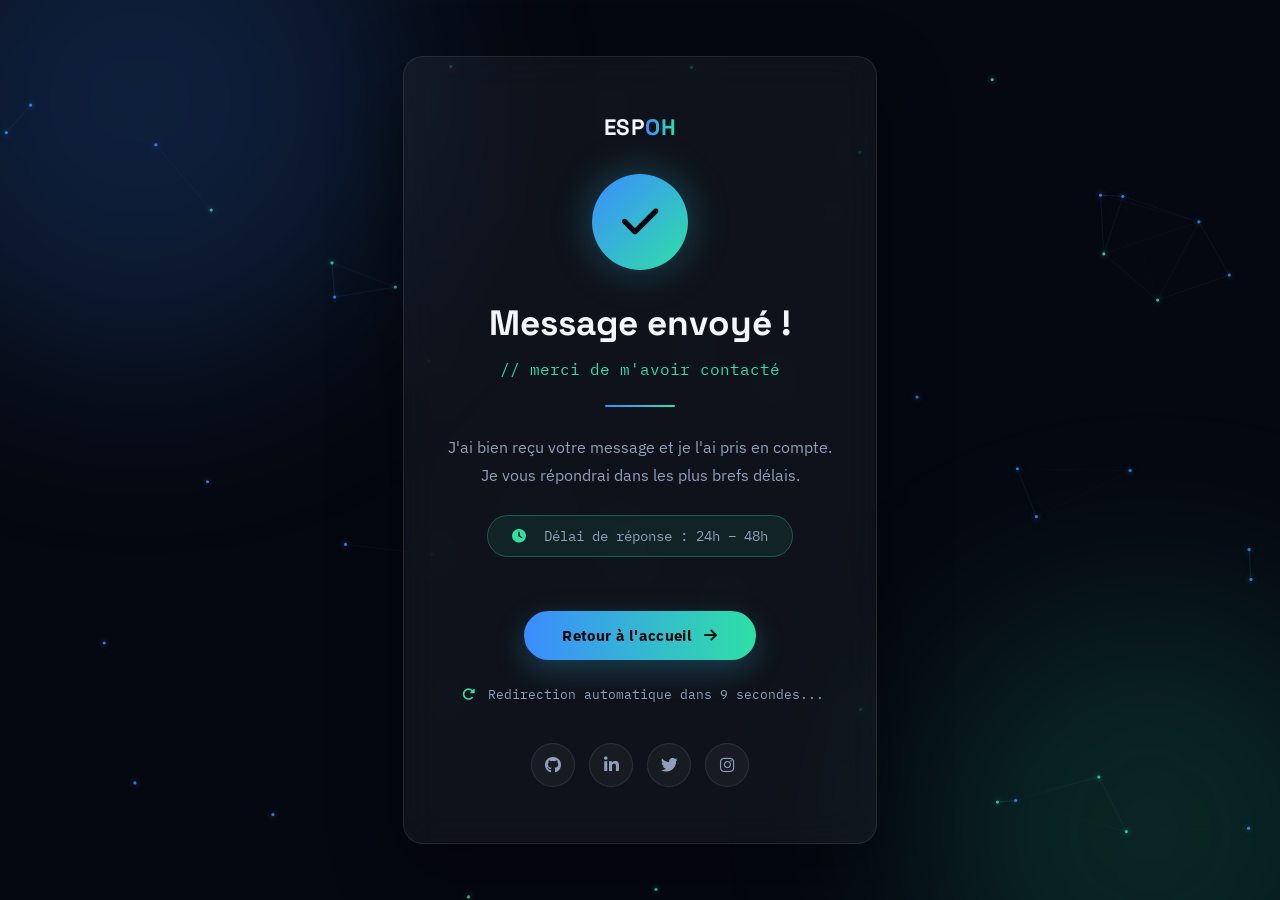
<file: merci.html>
<!DOCTYPE html>
<html lang="fr">
<head>
    <meta charset="UTF-8">
    <meta name="viewport" content="width=device-width, initial-scale=1.0">
    <title>Message envoyé - ESPOH</title>
    <link rel="stylesheet" href="https://cdnjs.cloudflare.com/ajax/libs/font-awesome/6.4.0/css/all.min.css">
    <link rel="preconnect" href="https://fonts.googleapis.com">
    <link href="https://fonts.googleapis.com/css2?family=Space+Grotesk:wght@500;600;700&family=IBM+Plex+Sans:wght@400;500;600;700&family=IBM+Plex+Mono:wght@400;500;600&display=swap" rel="stylesheet">
    <style>
        :root{
            --bg:#050810;
            --panel: rgba(255,255,255,0.045);
            --panel-border: rgba(255,255,255,0.09);
            --ink:#F3F6FA;
            --dim:#8FA0BE;
            --blue:#3B8CFF;
            --green:#2FE0A6;
        }
        *{box-sizing:border-box; margin:0; padding:0;}
        html,body{height:100%;}
        body{
            font-family:'IBM Plex Sans', sans-serif;
            background-color:var(--bg);
            color:var(--ink);
            min-height:100vh;
            display:flex;
            align-items:center;
            justify-content:center;
            position:relative;
            overflow-x:hidden;
        }
        canvas#net-bg{position:fixed; inset:0; z-index:0; display:block;}
        .glow-blob{position:fixed; border-radius:50%; filter:blur(100px); z-index:0; pointer-events:none; animation:drift 20s ease-in-out infinite;}
        .glow-blob.b1{width:520px; height:520px; background:rgba(59,140,255,0.18); top:-160px; left:-120px;}
        .glow-blob.b2{width:460px; height:460px; background:rgba(47,224,166,0.14); bottom:-160px; right:-100px; animation-delay:-9s;}
        @keyframes drift{0%,100%{transform:translate(0,0) scale(1);} 50%{transform:translate(40px,-30px) scale(1.08);}}

        .container{
            max-width:560px;
            margin:20px;
            position:relative;
            z-index:2;
        }

        .thankyou-card{
            background:var(--panel);
            backdrop-filter:blur(18px);
            -webkit-backdrop-filter:blur(18px);
            border:1px solid var(--panel-border);
            border-radius:20px;
            padding:56px 44px;
            text-align:center;
            box-shadow:0 24px 70px rgba(0,0,0,.4);
            animation:fadeInUp .8s ease;
        }
        @keyframes fadeInUp{from{opacity:0; transform:translateY(30px);} to{opacity:1; transform:translateY(0);}}

        .checkmark{
            width:96px; height:96px; margin:0 auto 30px;
            background:linear-gradient(135deg,var(--blue),var(--green));
            border-radius:50%;
            display:flex; align-items:center; justify-content:center;
            font-size:2.6rem; color:#04070c;
            box-shadow:0 0 40px rgba(47,180,224,.35);
            animation:scaleIn .5s ease .3s both;
        }
        @keyframes scaleIn{from{transform:scale(0);} to{transform:scale(1);}}

        h1{
            font-family:'Space Grotesk', sans-serif;
            font-weight:700;
            font-size:2.2rem;
            margin-bottom:14px;
            color:var(--ink);
        }
        .thankyou-message{
            font-family:'IBM Plex Mono', monospace;
            font-size:1rem;
            color:var(--green);
            margin-bottom:10px;
        }
        .divider{
            width:70px; height:2px;
            background:linear-gradient(90deg,var(--blue),var(--green));
            margin:26px auto;
            border-radius:2px;
        }
        .info-text{
            color:var(--dim);
            line-height:1.8;
            margin-bottom:26px;
            font-size:.98rem;
        }
        .response-time{
            font-family:'IBM Plex Mono', monospace;
            background:rgba(47,224,166,0.08);
            border:1px solid rgba(47,224,166,0.3);
            border-radius:50px;
            padding:11px 24px;
            display:inline-block;
            margin-bottom:34px;
            color:var(--dim);
            font-size:.85rem;
        }
        .response-time i{margin-right:10px; color:var(--green);}

        .btn-back{
            display:inline-block;
            padding:15px 38px;
            background:linear-gradient(90deg,var(--blue),var(--green));
            color:#04070c;
            text-decoration:none;
            border-radius:50px;
            font-weight:700;
            letter-spacing:.3px;
            font-size:.92rem;
            transition:all .3s ease;
            box-shadow:0 10px 30px rgba(47,180,224,.28);
        }
        .btn-back:hover{transform:translateY(-3px); box-shadow:0 14px 40px rgba(47,180,224,.4);}
        .btn-back i{margin-left:8px;}

        .auto-redirect{
            margin-top:26px;
            color:var(--dim);
            font-family:'IBM Plex Mono', monospace;
            font-size:.82rem;
        }
        .auto-redirect i{color:var(--green); margin:0 5px;}

        .social-links{
            margin-top:40px;
            display:flex;
            justify-content:center;
            gap:14px;
        }
        .social-link{
            width:44px; height:44px;
            background:rgba(255,255,255,0.04);
            border:1px solid var(--panel-border);
            border-radius:50%;
            display:flex; align-items:center; justify-content:center;
            color:var(--dim);
            transition:all .3s ease;
            font-size:1.05rem;
            text-decoration:none;
        }
        .social-link:hover{
            background:linear-gradient(135deg,var(--blue),var(--green));
            color:#04070c;
            border-color:transparent;
            transform:translateY(-5px);
        }

        .logo{
            font-family:'Space Grotesk', sans-serif;
            font-size:1.4rem;
            font-weight:700;
            letter-spacing:.02em;
            margin-bottom:32px;
            display:block;
        }
        .logo span{
            background:linear-gradient(90deg,var(--blue),var(--green));
            -webkit-background-clip:text; background-clip:text; color:transparent;
        }
    </style>
</head>
<body>
    <canvas id="net-bg"></canvas>
    <div class="glow-blob b1"></div>
    <div class="glow-blob b2"></div>

    <div class="container">
        <div class="thankyou-card">
            <span class="logo">ESP<span>OH</span></span>

            <div class="checkmark">
                <i class="fas fa-check"></i>
            </div>

            <h1>Message envoyé !</h1>
            <p class="thankyou-message">// merci de m'avoir contacté</p>

            <div class="divider"></div>

            <p class="info-text">
                J'ai bien reçu votre message et je l'ai pris en compte.<br>
                Je vous répondrai dans les plus brefs délais.
            </p>

            <div class="response-time">
                <i class="fas fa-clock"></i> Délai de réponse : 24h – 48h
            </div>

            <br><br>

            <a href="index.html" class="btn-back">
                Retour à l'accueil <i class="fas fa-arrow-right"></i>
            </a>

            <div class="auto-redirect">
                <i class="fas fa-redo-alt"></i> Redirection automatique dans <span id="countdown">10</span> secondes...
            </div>

            <div class="social-links">
                <a href="https://github.com/espoir147" class="social-link"><i class="fab fa-github"></i></a>
                <a href="https://www.linkedin.com/in/espoir-sehoun-55021a36b" class="social-link"><i class="fab fa-linkedin-in"></i></a>
                <a href="https://x.com/takagi147" class="social-link"><i class="fab fa-twitter"></i></a>
                <a href="https://instagram.com/espoir_sehoun" class="social-link"><i class="fab fa-instagram"></i></a>
            </div>
        </div>
    </div>

    <script>
        // Countdown redirect
        let seconds = 10;
        const countdownEl = document.getElementById('countdown');
        let interval = setInterval(() => {
            seconds--;
            if (countdownEl) countdownEl.textContent = seconds;
            if (seconds <= 0) {
                clearInterval(interval);
                window.location.href = 'index.html';
            }
        }, 1000);

        const btnBack = document.querySelector('.btn-back');
        btnBack.addEventListener('mouseenter', () => clearInterval(interval));
        btnBack.addEventListener('mouseleave', () => {
            interval = setInterval(() => {
                seconds--;
                if (countdownEl) countdownEl.textContent = seconds;
                if (seconds <= 0) {
                    clearInterval(interval);
                    window.location.href = 'index.html';
                }
            }, 1000);
        });

        // Animated network background (same as index.html)
        const canvas = document.getElementById('net-bg');
        if (canvas) {
            const ctx = canvas.getContext('2d');
            let w, h, particles;

            function resize() {
                w = canvas.width = window.innerWidth;
                h = canvas.height = window.innerHeight;
            }
            window.addEventListener('resize', resize);
            resize();

            const COUNT = Math.min(60, Math.floor((w * h) / 22000));
            particles = Array.from({ length: COUNT }, () => ({
                x: Math.random() * w,
                y: Math.random() * h,
                vx: (Math.random() - 0.5) * 0.3,
                vy: (Math.random() - 0.5) * 0.3,
                c: Math.random() > 0.5 ? '59,140,255' : '47,224,166'
            }));

            function tick() {
                ctx.clearRect(0, 0, w, h);
                for (const p of particles) {
                    p.x += p.vx; p.y += p.vy;
                    if (p.x < 0 || p.x > w) p.vx *= -1;
                    if (p.y < 0 || p.y > h) p.vy *= -1;
                }
                for (let i = 0; i < particles.length; i++) {
                    for (let j = i + 1; j < particles.length; j++) {
                        const a = particles[i], b = particles[j];
                        const dx = a.x - b.x, dy = a.y - b.y;
                        const dist = Math.sqrt(dx * dx + dy * dy);
                        if (dist < 150) {
                            ctx.strokeStyle = `rgba(140,170,210,${0.12 * (1 - dist / 150)})`;
                            ctx.lineWidth = 1;
                            ctx.beginPath();
                            ctx.moveTo(a.x, a.y); ctx.lineTo(b.x, b.y);
                            ctx.stroke();
                        }
                    }
                }
                for (const p of particles) {
                    ctx.beginPath();
                    ctx.arc(p.x, p.y, 1.6, 0, Math.PI * 2);
                    ctx.fillStyle = `rgba(${p.c},0.85)`;
                    ctx.shadowBlur = 6;
                    ctx.shadowColor = `rgba(${p.c},0.7)`;
                    ctx.fill();
                }
                requestAnimationFrame(tick);
            }
            tick();
        }
    </script>
</body>
</html>
</file>
<file: style.css>
:root{
  --bg:#050810;
  --bg-soft:#0A0F1C;
  --panel: rgba(255,255,255,0.045);
  --panel-2: rgba(255,255,255,0.03);
  --panel-border: rgba(255,255,255,0.09);
  --panel-border-hover: rgba(59,140,255,0.45);
  --ink:#F3F6FA;
  --dim:#8FA0BE;
  --dim-2:#5D6E8C;
  --blue:#3B8CFF;
  --green:#2FE0A6;
  --radius:16px;
  --radius-sm:10px;
  --transition: all .3s cubic-bezier(.4,0,.2,1);
}

*{box-sizing:border-box; margin:0; padding:0;}
html{scroll-behavior:smooth;}
body{
  background:var(--bg);
  color:var(--ink);
  font-family:'IBM Plex Sans', sans-serif;
  line-height:1.7;
  overflow-x:hidden;
  position:relative;
}
a{text-decoration:none; color:inherit;}
ul{list-style:none;}
img{max-width:100%; display:block;}

/* ===== Animated network background ===== */
canvas#net-bg{position:fixed; inset:0; z-index:-2; display:block; background:var(--bg);}
.glow-blob{position:fixed; border-radius:50%; filter:blur(100px); z-index:-1; pointer-events:none; animation:drift 20s ease-in-out infinite;}
.glow-blob.b1{width:560px; height:560px; background:rgba(59,140,255,0.16); top:-160px; left:-120px;}
.glow-blob.b2{width:480px; height:480px; background:rgba(47,224,166,0.12); top:60%; right:-140px; animation-delay:-8s;}
.glow-blob.b3{width:420px; height:420px; background:rgba(59,140,255,0.1); bottom:-160px; left:20%; animation-delay:-14s;}
@keyframes drift{0%,100%{transform:translate(0,0) scale(1);} 50%{transform:translate(50px,-40px) scale(1.08);}}

.wrap{width:92%; max-width:1200px; margin:0 auto; padding:0 20px; position:relative; z-index:2;}

/* ===== Glass utility ===== */
.glass{
  background:var(--panel);
  border:1px solid var(--panel-border);
  border-radius:var(--radius);
  backdrop-filter:blur(18px);
  -webkit-backdrop-filter:blur(18px);
  transition:var(--transition);
}
.glass:hover{border-color:var(--panel-border-hover); transform:translateY(-4px); box-shadow:0 24px 60px rgba(0,0,0,.35);}

/* ===== Typography ===== */
h1,h2,h3,h4{font-family:'Space Grotesk', sans-serif; font-weight:600; letter-spacing:-.01em; color:var(--ink);}
.grad-text{background:linear-gradient(90deg,var(--blue),var(--green)); -webkit-background-clip:text; background-clip:text; color:transparent;}
.mono{font-family:'IBM Plex Mono', monospace;}

/* ===== Header / Nav ===== */
.header{
  position:fixed; top:0; width:100%; z-index:1000;
  background:rgba(5,8,16,0.72);
  backdrop-filter:blur(16px); -webkit-backdrop-filter:blur(16px);
  border-bottom:1px solid var(--panel-border);
}
nav{display:flex; justify-content:space-between; align-items:center; padding:16px 5%; max-width:1400px; margin:0 auto;}
.logo{font-family:'Space Grotesk', sans-serif; font-weight:700; font-size:1.5rem; letter-spacing:.02em;}
.logo::after{content:'OH'; background:linear-gradient(90deg,var(--blue),var(--green)); -webkit-background-clip:text; background-clip:text; color:transparent;}
.nav-links{display:flex; list-style:none; gap:2rem;}
.nav-links a{font-family:'IBM Plex Mono', monospace; font-size:.85rem; color:var(--dim); transition:var(--transition);}
.nav-links a:hover{color:var(--green);}
.lang-switcher{
  display:flex; align-items:center; gap:6px; padding:7px 14px;
  border:1px solid var(--panel-border); border-radius:30px; cursor:pointer;
  color:var(--dim); font-family:'IBM Plex Mono', monospace; font-size:.8rem; font-weight:600;
  transition:var(--transition); margin-right:10px;
}
.lang-switcher:hover{border-color:var(--green); color:var(--green);}
.burger{display:none; cursor:pointer;}
.burger div{width:24px; height:2px; background:var(--ink); margin:5px; transition:var(--transition);}

/* ===== Section shell ===== */
.section{padding:110px 0; position:relative;}
.section-head{margin-bottom:56px;}
.section-eyebrow{
  display:inline-flex; align-items:center; gap:8px;
  font-family:'IBM Plex Mono', monospace; font-size:.78rem; letter-spacing:.12em; text-transform:uppercase;
  color:var(--green); background:rgba(47,224,166,0.08); border:1px solid rgba(47,224,166,0.3);
  padding:6px 14px; border-radius:30px; margin-bottom:18px;
}
.section-title{font-size:2.5rem;}

/* ===== HERO ===== */
.hero{min-height:100vh; display:flex; align-items:center; position:relative; padding-top:100px; padding-bottom:60px;}
.hero-grid{display:grid; grid-template-columns:1fr 340px; gap:60px; align-items:center;}
.hero-status{
  display:inline-flex; align-items:center; gap:8px; font-family:'IBM Plex Mono', monospace; font-size:.78rem;
  color:var(--green); padding:6px 14px; border:1px solid rgba(47,224,166,0.35); border-radius:30px;
  background:rgba(47,224,166,0.06); margin-bottom:26px;
}
.hero-dot{width:7px; height:7px; border-radius:50%; background:var(--green); box-shadow:0 0 10px var(--green); animation:pulse 2.2s infinite;}
@keyframes pulse{0%,100%{opacity:1;} 50%{opacity:.35;}}
.hero h1{font-size:4.2rem; line-height:1.03; margin-bottom:14px;}
.hero-role{font-family:'Space Grotesk', sans-serif; font-weight:500; font-size:1.35rem; color:var(--dim); display:block; margin-bottom:22px;}
.hero-description{max-width:520px; color:var(--dim); font-size:1.05rem; margin-bottom:36px;}
.hero-buttons{display:flex; gap:16px; margin-bottom:50px; flex-wrap:wrap;}
.cta-button{font-weight:600; font-size:.94rem; padding:14px 30px; border-radius:10px; transition:var(--transition); display:inline-block;}
.cta-button.primary{background:linear-gradient(90deg,var(--blue),var(--green)); color:#04070c; box-shadow:0 8px 30px rgba(47,180,224,.28);}
.cta-button.primary:hover{transform:translateY(-2px); box-shadow:0 14px 38px rgba(47,180,224,.4);}
.cta-button.secondary{border:1.5px solid var(--panel-border); color:var(--ink); background:var(--panel); backdrop-filter:blur(10px);}
.cta-button.secondary:hover{border-color:var(--blue); color:var(--blue);}
.hero-stats{display:flex; gap:14px; flex-wrap:wrap;}
.stat-item{flex:1; min-width:110px; padding:16px 18px; background:var(--panel); border:1px solid var(--panel-border); border-radius:14px; backdrop-filter:blur(14px);}
.stat-number{font-family:'Space Grotesk', sans-serif; font-weight:700; font-size:1.6rem; display:block;}
.stat-label{display:block; font-family:'IBM Plex Mono', monospace; font-size:.68rem; color:var(--dim); letter-spacing:.08em; text-transform:uppercase; margin-top:2px;}

.hero-photo{padding:14px; position:relative;}
.photo-frame{position:relative; width:100%; aspect-ratio:4/5; border-radius:14px; overflow:hidden; background:linear-gradient(160deg, rgba(59,140,255,0.18), rgba(47,224,166,0.1));}
.photo-frame::after{content:''; position:absolute; inset:0; border-radius:14px; background:radial-gradient(120% 60% at 50% 0%, rgba(255,255,255,0.08), transparent 60%); pointer-events:none;}
.photo-frame img{width:100%; height:100%; object-fit:cover; position:relative; z-index:0;}
.photo-caption{display:flex; justify-content:space-between; align-items:center; margin-top:12px; font-family:'IBM Plex Mono', monospace; font-size:.72rem; color:var(--dim); padding:0 2px;}
.photo-caption b{color:var(--ink);}

/* ===== ABOUT ===== */
.about-grid{display:grid; grid-template-columns:1fr 1fr; gap:36px; align-items:stretch;}
.about-text{padding:44px; display:flex; align-items:center;}
.about-text p{font-size:1.15rem; color:var(--dim); line-height:1.85;}
.terminal{overflow:hidden;}
.terminal-bar{display:flex; align-items:center; gap:8px; padding:14px 18px; border-bottom:1px solid var(--panel-border);}
.td{width:11px; height:11px; border-radius:50%;}
.td.red{background:#FF5F57;} .td.yellow{background:#FEBC2E;} .td.green{background:#28C840;}
.terminal-title{margin-left:10px; font-family:'IBM Plex Mono', monospace; font-size:.78rem; color:var(--dim);}
.terminal-body{padding:26px 28px;}
.terminal-line{font-family:'IBM Plex Mono', monospace; font-size:.85rem; color:var(--dim); margin-bottom:14px;}
.terminal-line .prompt{color:var(--green); margin-right:8px;}
.sysinfo-list{margin-bottom:22px;}
.sysinfo-list li{display:flex; justify-content:space-between; padding:8px 0; border-bottom:1px dashed var(--panel-border); font-family:'IBM Plex Mono', monospace; font-size:.85rem;}
.sysinfo-list li:last-child{border-bottom:none;}
.sysinfo-list .key{color:var(--blue);}
.sysinfo-list .val{color:var(--ink);}
.lang-tags{display:flex; gap:10px; flex-wrap:wrap;}
.lang-tag{font-family:'IBM Plex Mono', monospace; font-size:.78rem; padding:6px 12px; border-radius:8px; background:rgba(47,224,166,0.08); border:1px solid rgba(47,224,166,0.3); color:var(--green);}
.lang-tag i{color:var(--dim); font-style:normal; margin-left:4px;}

/* ===== EXPERIENCES ===== */
.experience-card{padding:34px; margin-bottom:26px;}
.exp-header{display:flex; align-items:center; gap:18px; margin-bottom:18px; flex-wrap:wrap;}
.exp-company{display:flex; align-items:center; gap:10px;}
.exp-company i{font-size:1.4rem; color:var(--blue);}
.exp-company h3{font-size:1.25rem;}
.exp-badge{font-family:'IBM Plex Mono', monospace; background:linear-gradient(90deg,var(--blue),var(--green)); color:#04070c; padding:5px 14px; border-radius:20px; font-size:.72rem; font-weight:700; text-transform:uppercase; letter-spacing:.05em;}
.exp-date{font-family:'IBM Plex Mono', monospace; color:var(--green); font-size:.85rem; margin-left:auto;}
.exp-title{font-size:1.15rem; margin-bottom:8px; font-weight:500;}
.exp-location{color:var(--dim); font-size:.9rem; margin-bottom:18px;}
.exp-location i{margin-right:6px; color:var(--blue);}
.exp-description p{color:var(--dim); margin-bottom:14px;}
.exp-list li{color:var(--dim); margin-bottom:10px; padding-left:22px; position:relative; font-size:.95rem;}
.exp-list li::before{content:'▹'; color:var(--green); position:absolute; left:0;}
.exp-tech{display:flex; flex-wrap:wrap; gap:10px; margin-top:20px;}
.experience-placeholder{text-align:center; padding:36px; border:1.5px dashed var(--panel-border); border-radius:var(--radius); color:var(--dim-2);}

.tech-tag{
  font-family:'IBM Plex Mono', monospace; font-size:.76rem;
  background:rgba(59,140,255,0.08); border:1px solid rgba(59,140,255,0.28); color:var(--blue);
  padding:5px 12px; border-radius:20px; font-weight:500;
}

/* ===== PROJECTS ===== */
.projects-tabs{display:flex; gap:12px; margin-bottom:50px; justify-content:center;}
.tab-btn{
  padding:12px 30px; border-radius:30px; border:1.5px solid var(--panel-border); background:var(--panel);
  color:var(--dim); font-family:'IBM Plex Sans', sans-serif; font-size:.95rem; font-weight:500;
  cursor:pointer; transition:var(--transition); display:flex; align-items:center; gap:10px; backdrop-filter:blur(10px);
}
.tab-btn:hover{border-color:var(--blue); color:var(--ink);}
.tab-btn.active{background:linear-gradient(90deg,var(--blue),var(--green)); color:#04070c; border-color:transparent;}
.tab-content{display:none;} .tab-content.active{display:block;}

.project-block{display:grid; grid-template-columns:1fr 1fr; gap:44px; margin-bottom:60px; align-items:center; padding:30px; border-radius:var(--radius);}
.project-block.reverse{direction:rtl;}
.project-block.reverse .project-details{direction:ltr;}
.project-gallery{position:relative;}
.gallery-main{border-radius:var(--radius-sm); overflow:hidden; margin-bottom:12px; cursor:pointer; position:relative; box-shadow:0 20px 40px rgba(0,0,0,.35);}
.gallery-main::before{content:'🔍 Cliquer pour agrandir'; position:absolute; bottom:10px; right:10px; background:rgba(5,8,16,0.8); color:var(--green); padding:5px 10px; border-radius:6px; font-size:.78rem; opacity:0; transition:var(--transition); z-index:2; font-family:'IBM Plex Mono', monospace;}
.gallery-main:hover::before{opacity:1;}
.gallery-main img{width:100%; transition:var(--transition);}
.gallery-main:hover img{transform:scale(1.05);}
.gallery-thumbnails{display:grid; grid-template-columns:repeat(3,1fr); gap:10px;}
.gallery-thumbnails img{width:100%; height:78px; object-fit:cover; border-radius:8px; cursor:pointer; transition:var(--transition); border:2px solid transparent;}
.gallery-thumbnails img:hover{border-color:var(--blue); transform:scale(1.05);}

.project-header{display:flex; align-items:center; gap:14px; margin-bottom:18px; flex-wrap:wrap;}
.project-icon{font-size:1.7rem; color:var(--blue);}
.project-title{font-size:1.4rem;}
.project-badge{font-family:'IBM Plex Mono', monospace; background:rgba(47,224,166,0.08); color:var(--green); padding:4px 12px; border-radius:20px; font-size:.72rem; border:1px solid rgba(47,224,166,0.3);}
.project-description{color:var(--dim); margin-bottom:20px; font-size:.98rem;}
.project-features{margin:22px 0;}
.project-features h4{font-size:.9rem; color:var(--ink); margin-bottom:14px; font-family:'IBM Plex Mono', monospace; text-transform:uppercase; letter-spacing:.06em;}
.project-features ul{display:grid; grid-template-columns:repeat(2,1fr); gap:10px;}
.project-features li{color:var(--dim); font-size:.9rem;}
.project-features li i{color:var(--green); margin-right:8px; font-size:.75rem;}
.project-tech{display:flex; flex-wrap:wrap; gap:10px; margin-bottom:22px;}
.project-links{display:flex; gap:14px;}
.project-link{display:inline-flex; align-items:center; gap:8px; padding:10px 20px; border-radius:24px; font-weight:500; font-size:.88rem; transition:var(--transition);}
.project-link.demo{background:linear-gradient(90deg,var(--blue),var(--green)); color:#04070c;}
.project-link.code{border:1.5px solid var(--panel-border); color:var(--ink);}
.project-link:hover{transform:translateY(-2px);}

.network-card{display:grid; grid-template-columns:1fr 1fr; gap:44px; margin-bottom:44px; align-items:center; padding:30px; border-radius:var(--radius);}
.network-img{position:relative; border-radius:var(--radius-sm); overflow:hidden; cursor:pointer;}
.network-img img{width:100%; transition:var(--transition);}
.network-img:hover img{transform:scale(1.03);}
.network-zoom{position:absolute; bottom:10px; right:10px; background:rgba(5,8,16,0.8); color:var(--green); padding:6px 10px; border-radius:6px; font-size:.82rem; opacity:0; transition:var(--transition); font-family:'IBM Plex Mono', monospace;}
.network-img:hover .network-zoom{opacity:1;}

/* ===== SKILLS ===== */
.skills-grid{display:grid; grid-template-columns:repeat(2,1fr); gap:26px;}
.skill-category{padding:30px;}
.category-header{display:flex; align-items:center; gap:16px; margin-bottom:22px; padding-bottom:16px; border-bottom:1px solid var(--panel-border);}
.category-icon{width:46px; height:46px; min-width:46px; border-radius:12px; display:flex; align-items:center; justify-content:center; font-size:1.25rem; background:linear-gradient(135deg,var(--blue),var(--green)); color:#04070c;}
.category-header h3{font-size:1.15rem;}
.skill-item{margin-bottom:18px;}
.skill-name{display:block; color:var(--dim); font-family:'IBM Plex Mono', monospace; font-size:.78rem; text-transform:uppercase; letter-spacing:.05em; margin-bottom:10px;}
.skill-tags{display:flex; flex-wrap:wrap; gap:8px;}

/* ===== PARCOURS - route timeline ===== */
.route-timeline{position:relative; max-width:760px; margin:0 auto; padding-left:38px;}
.route-line{position:absolute; left:9px; top:6px; bottom:6px; width:2px; background:linear-gradient(var(--blue),var(--green));}
.route-item{position:relative; margin-bottom:34px;}
.route-item:last-child{margin-bottom:0;}
.route-node{position:absolute; left:-38px; top:26px; width:16px; height:16px; border-radius:50%; background:var(--bg); border:2.5px solid var(--blue); box-shadow:0 0 14px rgba(59,140,255,.55);}
.route-item:nth-child(even) .route-node{border-color:var(--green); box-shadow:0 0 14px rgba(47,224,166,.55);}
.route-card{padding:26px 28px;}
.route-tag{display:inline-block; font-family:'IBM Plex Mono', monospace; font-size:.72rem; color:var(--green); background:rgba(47,224,166,0.08); border:1px solid rgba(47,224,166,0.3); padding:4px 12px; border-radius:20px; margin-bottom:12px;}
.route-card h3{font-size:1.1rem; margin-bottom:6px;}
.route-card p{color:var(--dim); font-size:.92rem;}

/* ===== ENTREPRENEURIAT ===== */
.complementary-card{display:flex; gap:30px; padding:40px;}
.complementary-icon{font-size:2.6rem; color:var(--blue); min-width:70px; text-align:center;}
.complementary-content h3{color:var(--ink); margin-bottom:14px; font-size:1.3rem;}
.complementary-content p{color:var(--dim); margin-bottom:20px;}
.complementary-tags{display:flex; flex-wrap:wrap; gap:14px; margin-bottom:20px;}
.complementary-tag{font-family:'IBM Plex Mono', monospace; background:rgba(59,140,255,0.08); border:1px solid rgba(59,140,255,0.28); color:var(--blue); padding:8px 15px; border-radius:30px; font-size:.85rem;}
.complementary-tag i{margin-right:8px;}
.complementary-list li{color:var(--dim); margin-bottom:10px; display:flex; align-items:center; gap:10px; font-size:.94rem;}
.complementary-list li i{color:var(--green);}

/* ===== CONTACT ===== */
.contact-container{display:grid; grid-template-columns:1fr 1.3fr; gap:36px; align-items:start;}
.contact-side{padding:36px;}
.contact-side h3{font-size:1.2rem; margin-bottom:16px;}
.contact-side p{color:var(--dim); margin-bottom:26px; font-size:.95rem;}
.contact-item{display:flex; align-items:center; gap:14px; padding:14px 16px; border-radius:12px; background:var(--panel-2); border:1px solid var(--panel-border); color:var(--ink); margin-bottom:12px; transition:var(--transition);}
.contact-item i{color:var(--green); font-size:1.1rem;}
.contact-item:hover{border-color:var(--blue); transform:translateX(4px);}
.contact-form{padding:36px; display:flex; flex-direction:column; gap:20px;}
.form-group{display:flex; flex-direction:column; gap:8px;}
.form-group label{font-family:'IBM Plex Mono', monospace; font-size:.78rem; color:var(--green); text-transform:uppercase; letter-spacing:.05em;}
.form-group input, .form-group textarea{
  padding:13px 16px; background:rgba(255,255,255,0.03); border:1px solid var(--panel-border); border-radius:10px;
  color:var(--ink); font-family:'IBM Plex Sans', sans-serif; transition:var(--transition);
}
.form-group input:focus, .form-group textarea:focus{outline:none; border-color:var(--blue); box-shadow:0 0 0 3px rgba(59,140,255,.15);}
.submit-btn{
  background:linear-gradient(90deg,var(--blue),var(--green)); color:#04070c; padding:15px 30px; border:none;
  border-radius:30px; font-weight:700; cursor:pointer; transition:var(--transition); margin-top:6px;
  font-family:'IBM Plex Sans', sans-serif; letter-spacing:.02em;
}
.submit-btn:hover{transform:translateY(-2px); box-shadow:0 12px 30px rgba(47,180,224,.3);}
.submit-btn:disabled{opacity:.6; cursor:not-allowed;}

/* ===== FOOTER ===== */
.footer{padding:60px 0 24px; border-top:1px solid var(--panel-border); position:relative;}
.footer-content{display:grid; grid-template-columns:repeat(auto-fit,minmax(240px,1fr)); gap:40px; margin-bottom:40px;}
.footer h3{font-size:1.15rem; margin-bottom:18px;}
.footer-about p{color:var(--dim); font-size:.92rem;}
.footer-links li{margin-bottom:10px;}
.footer-links a{color:var(--dim); font-size:.92rem; transition:var(--transition);}
.footer-links a:hover{color:var(--green); padding-left:4px;}
.social-links{display:flex; gap:14px;}
.social-link{width:42px; height:42px; border-radius:50%; background:var(--panel-2); border:1px solid var(--panel-border); display:flex; align-items:center; justify-content:center; color:var(--dim); transition:var(--transition);}
.social-link:hover{background:linear-gradient(90deg,var(--blue),var(--green)); color:#04070c; border-color:transparent; transform:translateY(-4px);}
.footer-bottom{text-align:center; padding-top:22px; border-top:1px solid var(--panel-border); color:var(--dim-2); font-size:.85rem; font-family:'IBM Plex Mono', monospace;}

/* ===== LIGHTBOX ===== */
.lightbox{display:none; position:fixed; z-index:2000; inset:0; background:rgba(2,4,9,0.94); backdrop-filter:blur(8px);}
.lightbox.active{display:flex; justify-content:center; align-items:center;}
.lightbox-content{max-width:90%; max-height:90%; border:2px solid var(--panel-border); border-radius:10px; box-shadow:0 0 60px rgba(59,140,255,.2);}
.lightbox-close{position:absolute; top:30px; right:40px; color:var(--ink); font-size:40px; font-weight:300; cursor:pointer; transition:var(--transition);}
.lightbox-close:hover{color:var(--green); transform:scale(1.1);}

/* ===== SCROLL REVEAL ===== */
.reveal{opacity:0; transform:translateY(28px); transition:all .7s cubic-bezier(.4,0,.2,1);}
.reveal.in{opacity:1; transform:translateY(0);}

/* ===== RESPONSIVE ===== */
@media (max-width:992px){
  .hero-grid{grid-template-columns:1fr;}
  .hero-photo{max-width:340px; margin:0 auto;}
  .hero-role, .hero-description{margin-left:auto; margin-right:auto;}
  .hero h1{text-align:left;}
  .about-grid{grid-template-columns:1fr;}
  .project-block, .project-block.reverse{grid-template-columns:1fr; direction:ltr;}
  .network-card{grid-template-columns:1fr;}
  .skills-grid{grid-template-columns:1fr;}
  .complementary-card{flex-direction:column; text-align:center;}
  .contact-container{grid-template-columns:1fr;}
  .exp-header{flex-direction:column; align-items:flex-start;}
  .exp-date{margin-left:0;}
}
@media (max-width:768px){
  .nav-links{
    position:fixed; right:-100%; top:70px; flex-direction:column; background:var(--bg-soft);
    border:1px solid var(--panel-border); width:80%; max-width:300px; text-align:center; padding:24px 0;
    transition:.3s; border-radius:var(--radius);
  }
  .nav-links.active{right:5%;}
  .burger{display:block;}
  .hero h1{font-size:2.8rem;}
  .hero-role{font-size:1.1rem;}
  .project-features ul{grid-template-columns:1fr;}
  .gallery-thumbnails{grid-template-columns:repeat(2,1fr);}
  .contact-form, .contact-side{padding:24px;}
}
@media (max-width:480px){
  .hero-buttons{flex-direction:column;}
  .cta-button{width:100%; text-align:center;}
  .hero-stats{flex-direction:column;}
}
</file>
